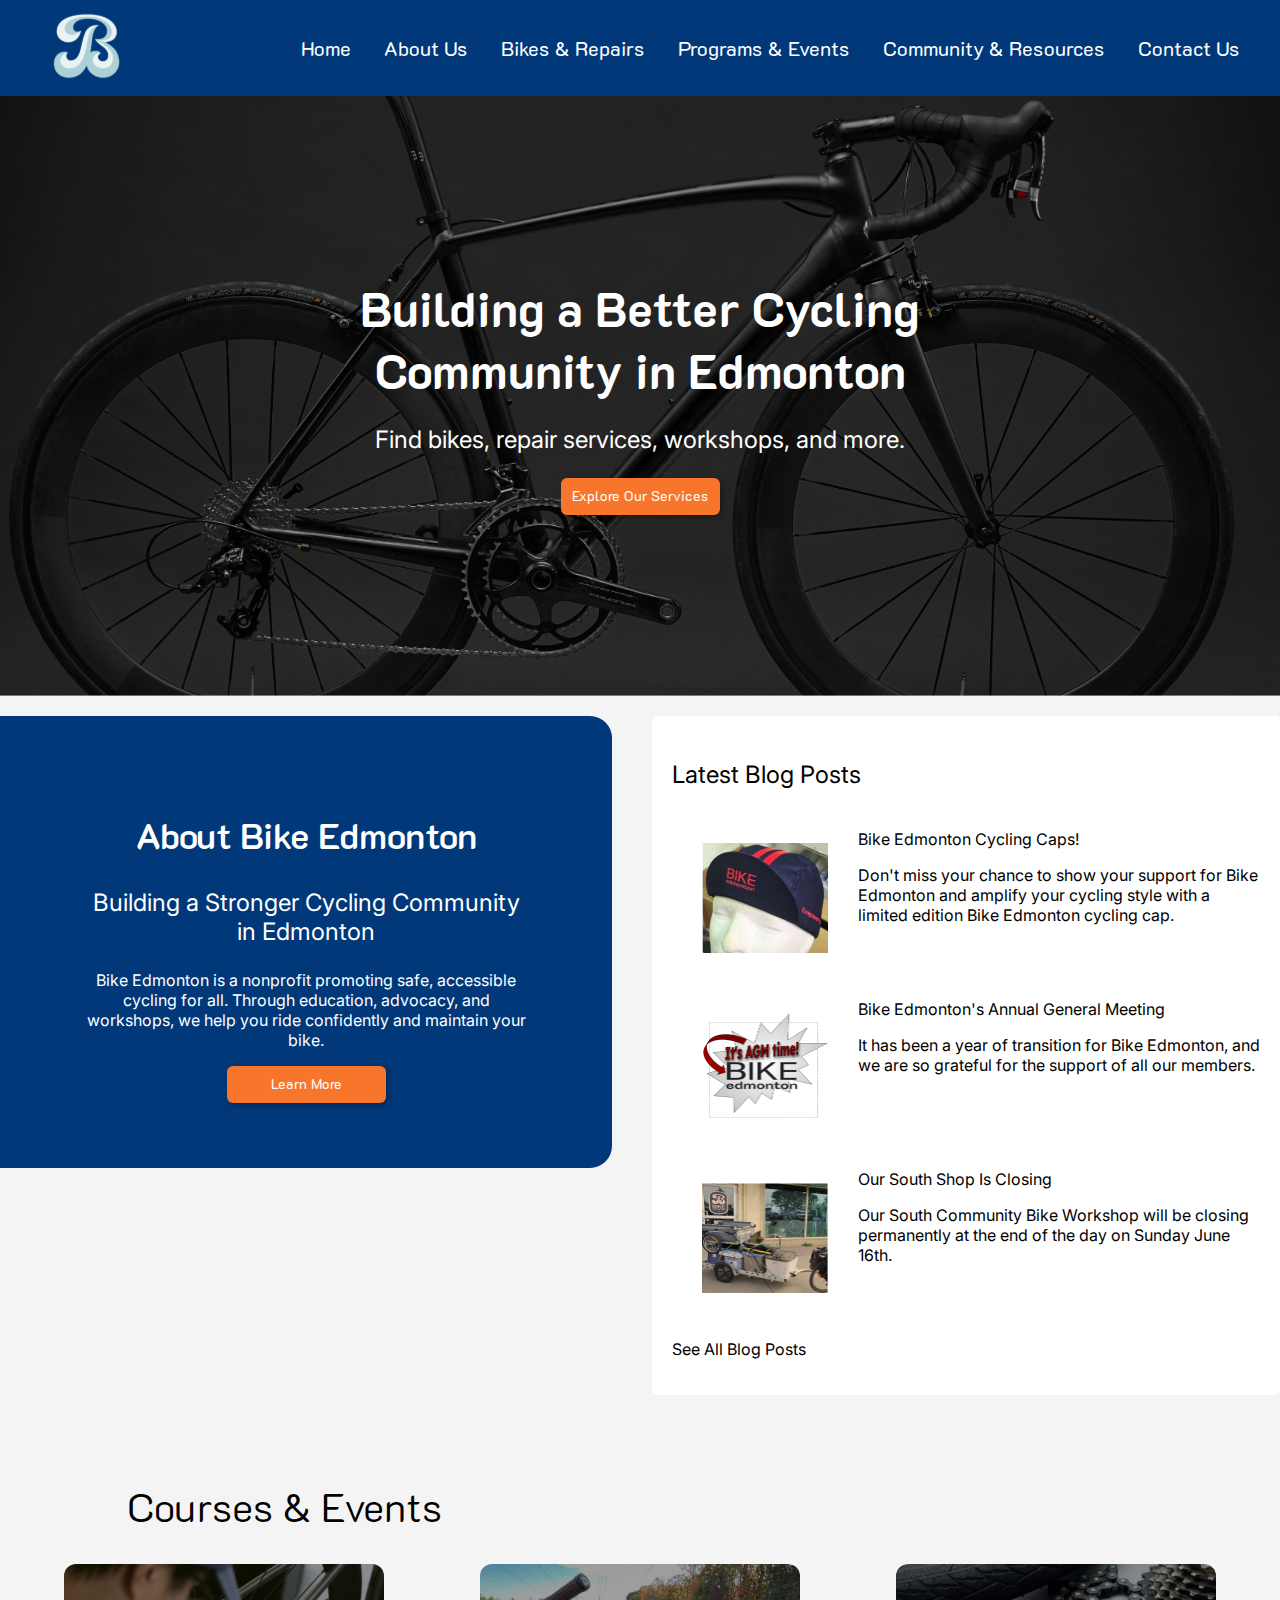
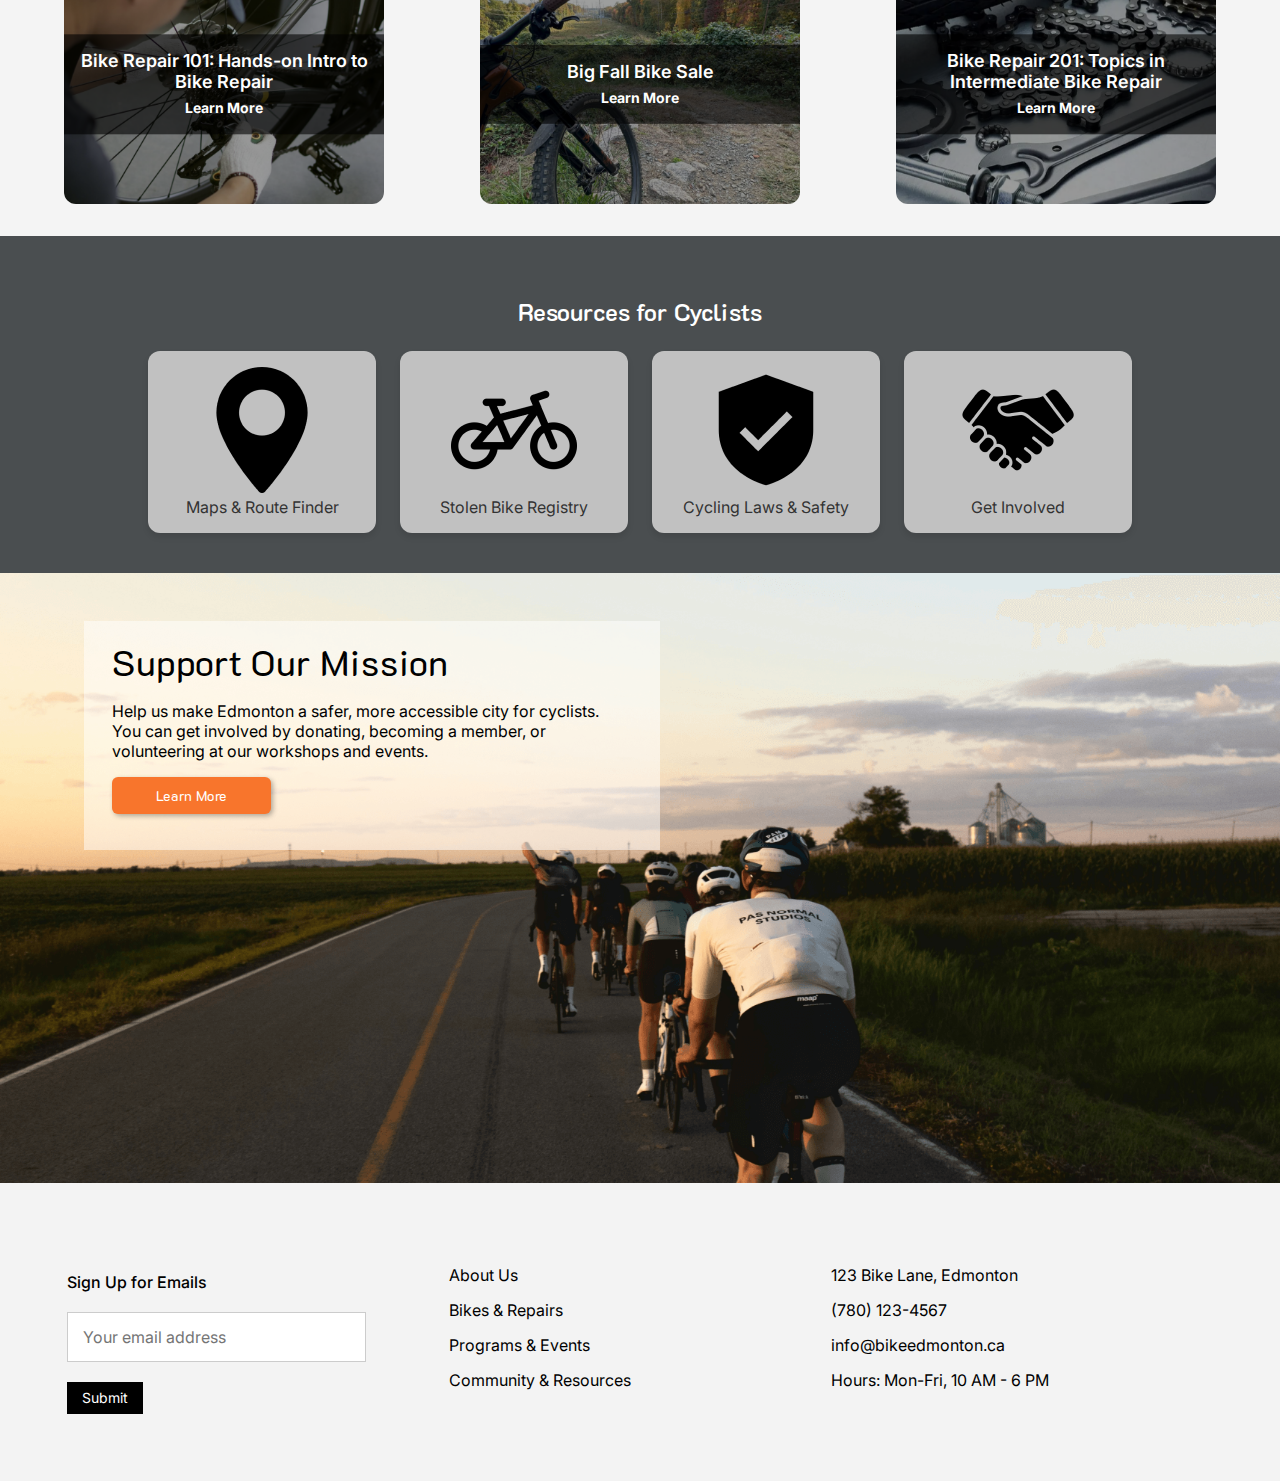
<file: index.html>
<!DOCTYPE html>
<html>
<head>
	<meta charset="utf-8">
	<meta name="viewport" content="width=device-width, initial-scale=1">

	<link rel="preconnect" href="https://fonts.googleapis.com">
	<link rel="preconnect" href="https://fonts.gstatic.com" crossorigin>
	<link href="https://fonts.googleapis.com/css2?family=K2D:ital,wght@0,100;0,200;0,300;0,400;0,500;0,600;0,700;0,800;1,100;1,200;1,300;1,400;1,500;1,600;1,700;1,800&display=swap" rel="stylesheet">
	<link rel="preconnect" href="https://fonts.googleapis.com">
	<link rel="preconnect" href="https://fonts.gstatic.com" crossorigin>
	<link href="https://fonts.googleapis.com/css2?family=EB+Garamond:ital,wght@0,400..800;1,400..800&family=Inter:ital,opsz,wght@0,14..32,100..900;1,14..32,100..900&display=swap" rel="stylesheet">

	<link rel="stylesheet" type="text/css" href="Styles/normalize.css">
	<link rel="stylesheet" type="text/css" href="Styles/styles.css">

	<title>Bike Edmonton | Home</title>
</head>
<body style="background-color: #F4F4F4;">
	<header>

		<!--Desktop Nav-->
		<nav class="nav-bar hidden-mobile">
			<div>
				<img src="Images/Bike edmonton logo 1.svg">
			</div>

			<div>
				<ul>
					<a href="index.html">Home</a>
					<a href="about.html">About Us</a>
					<a href="shop.html">Bikes & Repairs</a>
					<a href="workshop.html">Programs & Events</a>
					<a href="volunteer.html">Community & Resources</a>
					<a href="#">Contact Us</a>
				</ul>
			</div>
		</nav>


		<!--Mobile Nav-->
		<nav class="nav-bar hidden-desktop">
			<div>
				<img src="Images/Bike edmonton logo 1.svg">
			</div>

   			<div> 
   			<!--Hamburger -->
            <svg width="48" height="23" viewBox="0 0 48 23" fill="none" xmlns="http://www.w3.org/2000/svg">
                <rect width="48" height="2" transform="translate(0 0.634029)" fill="white"/>
                <rect width="48" height="2" transform="translate(0 10.634)" fill="white"/>
                <rect width="48" height="2" transform="translate(0 20.634)" fill="white"/>
            </svg>
        </div> 
		</nav>


	</header>

<!--Hero Section-->
	<section>

	<div class="hero-section">

		<div class="width50">
			<h1>Building a Better Cycling Community in Edmonton</h1>
		</div>

			<h3>Find bikes, repair services, workshops, and more.</h3>

			<button class="button1">Explore Our Services</button>

	</div>
	</section>


<!--About Section-->
	<section class="about-section">
	
	<!-- Blue Box Content -->
	<div class="about-box width35">

		<h2>About Bike Edmonton</h2>
		<h3>Building a Stronger Cycling Community in Edmonton</h3>
		<p>Bike Edmonton is a nonprofit promoting safe, accessible cycling for all. Through education, advocacy, and workshops, we help you ride confidently and maintain your bike.</p>
		<button class="button1">Learn More</button>

	</div>


	<!-- Blog Section -->
	<div class="blog-box">

		<h3 class="black-text">Latest Blog Posts</h3>

		<div class="blog-text">
			<img class="blog-img" src="Images/hat.png" alt="Bike Edmonton Hat">
			<div>
			<p class="underline">Bike Edmonton Cycling Caps!</p>

			<p class="gone">Don't miss your chance to show your support for Bike Edmonton and amplify your cycling style with a limited edition Bike Edmonton cycling cap.</p>
			</div>
		</div>

		<div class="blog-text">
			<img class="blog-img" src="Images/AGM-time.png" alt="Its AGM time!">
			<div>
			<p class="underline">Bike Edmonton's Annual General Meeting</p>

			<p class="gone">It has been a year of transition for Bike Edmonton, and we are so grateful for the support of all our members.</p>
		</div>
		</div>

		<div class="blog-text">
			<img class="blog-img" src="Images/blog3.png" alt="Bike pulling a trailer">
			<div>
			<p class="underline">Our South Shop Is Closing</p>

			<p class="gone">Our South Community Bike Workshop will be closing permanently at the end of the day on Sunday June 16th.</p>
		</div>
		</div>

		<div>
		<p class="underline">See All Blog Posts</p>
		</div>

	</div>


	</section>

	<section class="courses-events">
	<!--Courses and Events Section-->

	<div>
		<h2>Courses & Events</h2>
	</div>

	<div class="cards-container">
    <div class="card">
      <img src="Images/Bike 101.png" alt="Man fixing bike wheel">
      <div class="card-content">
        <h3>Bike Repair 101: Hands-on Intro to Bike Repair</h3>
         <a href="#" class="learn-more">Learn More</a>
      </div>
    </div>
    <div class="card gone">
      <img src="Images/fallbike.png" alt="Bike on fall trail">
      <div class="card-content">
        <h3>Big Fall Bike Sale</h3>
        <a href="#" class="learn-more">Learn More</a>
      </div>
    </div>
    <div class="card gone">
      <img src="Images/bike201.png" alt="Bike parts and wrench">
      <div class="card-content">
        <h3>Bike Repair 201: Topics in Intermediate Bike Repair</h3>
        <a href="#" class="learn-more">Learn More</a>
      </div>
    </div>
  </div>



	</section>

	<section class="resources-section">
	<!--Resources Section-->

  <h2>Resources for Cyclists</h2>
  <div class="resources-container">
    <div class="resource-item">
      <img src="Images/map.png">
      <p>Maps & Route Finder</p>
    </div>
    <div class="resource-item">
      <img src="Images/bike.png">
      <p>Stolen Bike Registry</p>
    </div>
    <div class="resource-item">
      <img src="Images/laws.png">
      <p>Cycling Laws & Safety</p>
    </div>
    <div class="resource-item">
      <img src="Images/handshake.png">
      <p>Get Involved</p>
    </div>
  </div>

	</section>

	<section>
	<!--Mission Section-->
	<div class="mission-section">

		<div class="mission-box">
			<h2 class="mission">Support Our Mission</h1>

			<p>Help us make Edmonton a safer, more accessible city for cyclists. You can get involved by donating, becoming a member, or volunteering at our workshops and events.</p>

			<button class="button1">Learn More</button>
		</div>

	</section>

	<footer>
	<!--Footer-->

	<div>
		<h4>Sign Up for Emails</h4>
	  <input type="text" placeholder="Your email address">
 		<button type="submit">Submit</button>
	</div>

	<div>
		<p>About Us</p>
		<p>Bikes & Repairs</p>
		<p>Programs & Events</p>
		<p>Community & Resources</p>
	</div>

	<div>
		<p>123 Bike Lane, Edmonton</p>
		<p>(780) 123-4567</p>
		<p>info@bikeedmonton.ca</p>
		<p>Hours: Mon-Fri, 10 AM - 6 PM</p>
	</div>


	</footer>



</body>
</html>
</file>
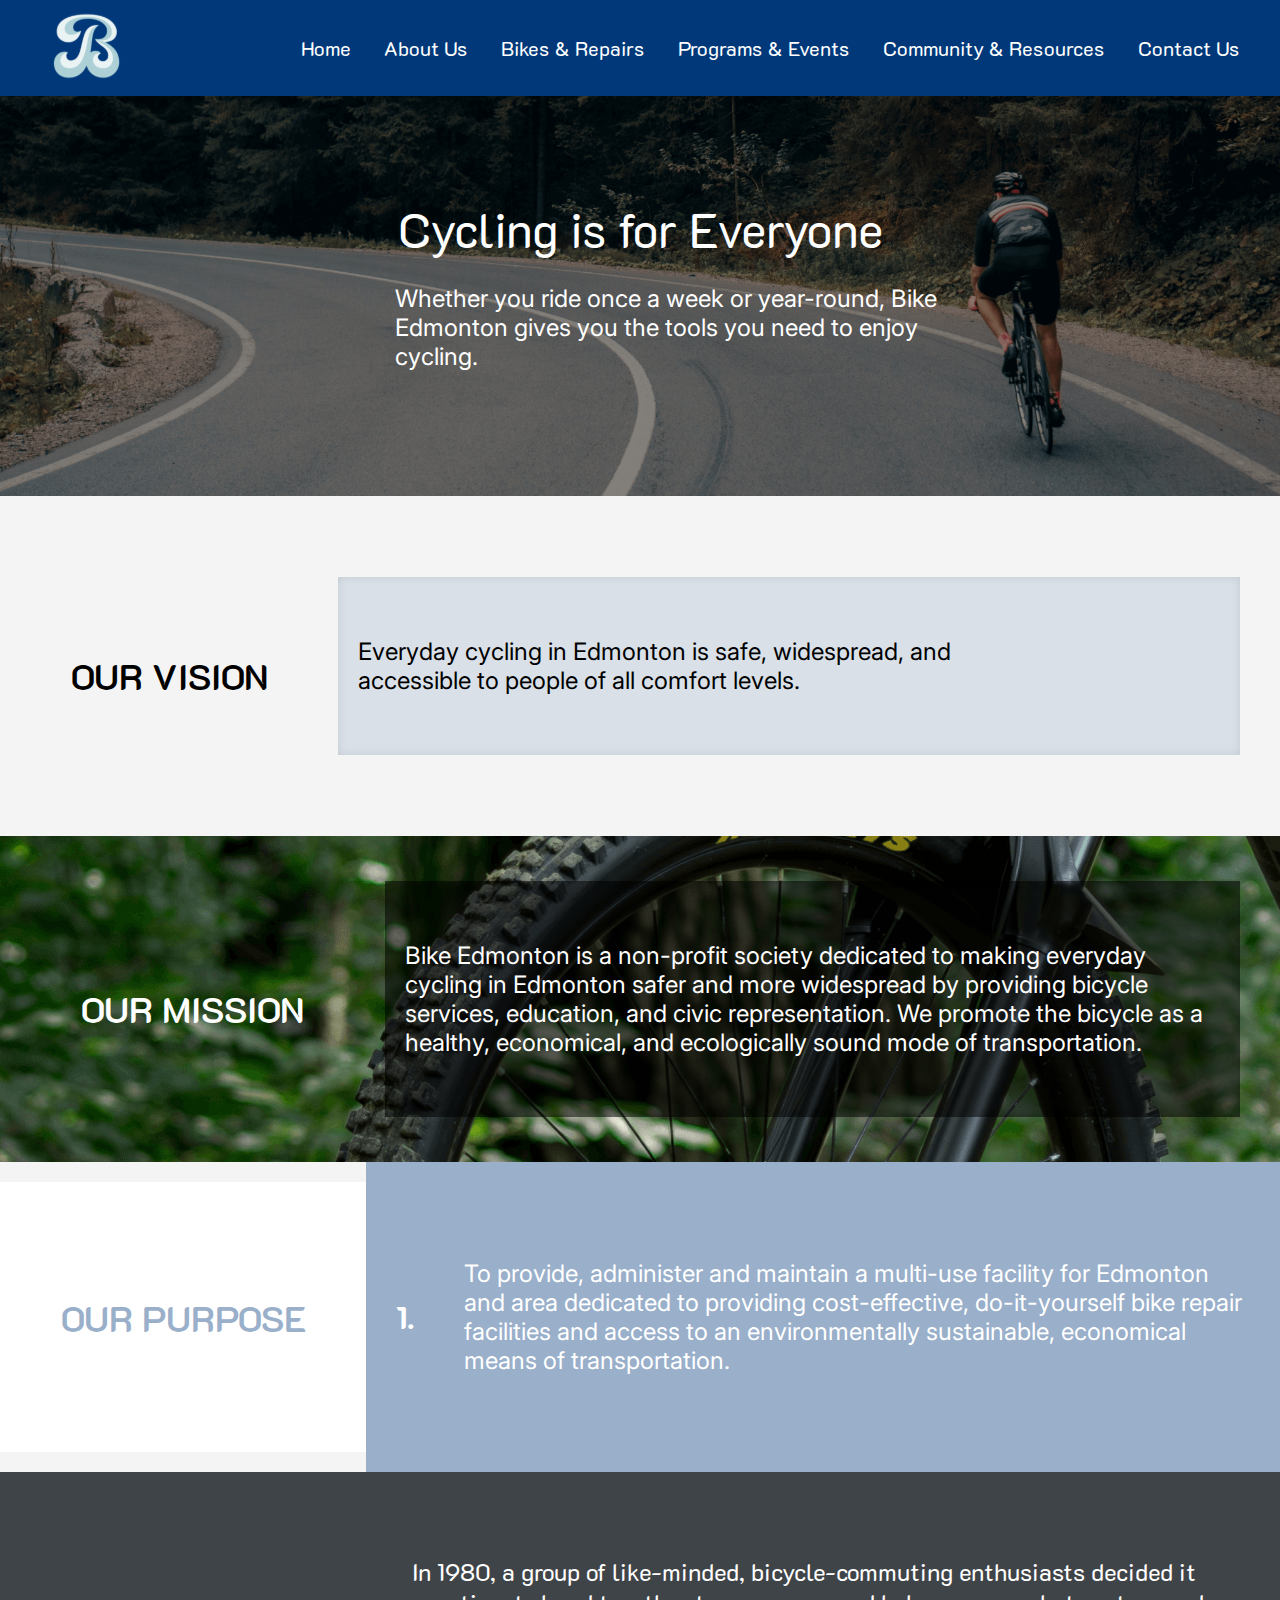
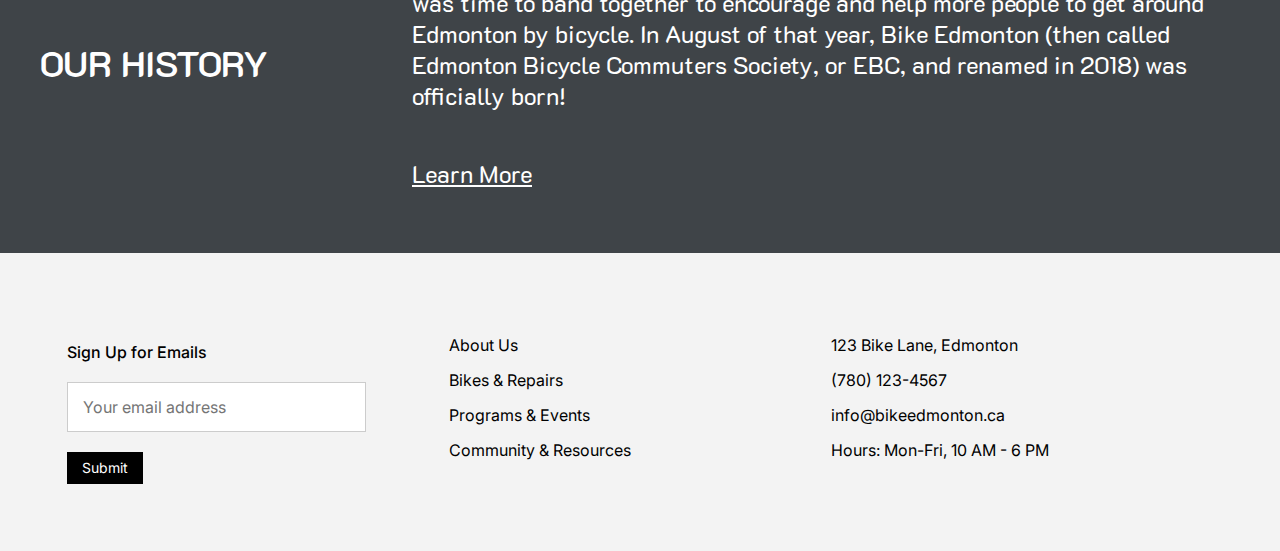
<file: about.html>
<!DOCTYPE html>
<html>
<head>
    <meta charset="UTF-8">
    <meta name="viewport" content="width=device-width, initial-scale=1.0">

        <link rel="preconnect" href="https://fonts.googleapis.com">
    <link rel="preconnect" href="https://fonts.gstatic.com" crossorigin>
    <link href="https://fonts.googleapis.com/css2?family=K2D:ital,wght@0,100;0,200;0,300;0,400;0,500;0,600;0,700;0,800;1,100;1,200;1,300;1,400;1,500;1,600;1,700;1,800&display=swap" rel="stylesheet">
    <link rel="preconnect" href="https://fonts.googleapis.com">
    <link rel="preconnect" href="https://fonts.gstatic.com" crossorigin>
    <link href="https://fonts.googleapis.com/css2?family=EB+Garamond:ital,wght@0,400..800;1,400..800&family=Inter:ital,opsz,wght@0,14..32,100..900;1,14..32,100..900&display=swap" rel="stylesheet">

    <link rel="stylesheet" type="text/css" href="Styles/normalize.css">
    <link rel="stylesheet" type="text/css" href="Styles/styles.css">

    <title>Bike Edmonton | About Us</title>
</head>

<body style="background-color: #F4F4F4;">
        <header>

        <!--Desktop Nav-->
        <nav class="nav-bar hidden-mobile">
            <div>
                <img src="Images/Bike edmonton logo 1.svg" alt="Biker on road in forest">
            </div>

            <div>
                <ul>
                    <a href="index.html">Home</a>
                    <a href="about.html">About Us</a>
                    <a href="shop.html">Bikes & Repairs</a>
                    <a href="workshop.html">Programs & Events</a>
                    <a href="volunteer.html">Community & Resources</a>
                    <a href="#">Contact Us</a>
                </ul>
            </div>
        </nav>


        <!--Mobile Nav-->
        <nav class="nav-bar hidden-desktop">
            <div>
                <img src="Images/Bike edmonton logo 1.svg" alt="Bike tire eith green nature background">
            </div>

            <div> 
            <!--Hamburger -->
            <svg width="48" height="23" viewBox="0 0 48 23" fill="none" xmlns="http://www.w3.org/2000/svg">
                <rect width="48" height="2" transform="translate(0 0.634029)" fill="white"/>
                <rect width="48" height="2" transform="translate(0 10.634)" fill="white"/>
                <rect width="48" height="2" transform="translate(0 20.634)" fill="white"/>
            </svg>
        </div> 
        </nav>


    </header>


<section class="hero-section-about">
<!--Hero Section-->


    <div class="hero-content-about">
        <h1>Cycling is for Everyone</h1>
        <p>Whether you ride once a week or year-round, Bike Edmonton gives you the tools you need to enjoy cycling.</p>
    </div>

</section>


<section class="vision-section">
    <!--Vision Section-->

    <div class="vision-title">
        <h2>OUR VISION</h2>
    </div>
    <div class="vision-text">
        <p>Everyday cycling in Edmonton is safe, widespread, and accessible to people of all comfort levels.</p>
    </div>
</section>

<section class="mission-section1">
    <!--Mission Section-->

    <div class="mission-title1">
        <h2>OUR MISSION</h2>
    </div>
    <div class="mission-text1">
        <p>Bike Edmonton is a non-profit society dedicated to making everyday cycling in Edmonton safer and more widespread by providing bicycle services, education, and civic representation. We promote the bicycle as a healthy, economical, and ecologically sound mode of transportation.</p>
    </div>

</section>

<section class="purpose-section">
    <!--Purpose Section-->

    <div class="purpose-title">
        <h2>OUR PURPOSE</h2>
    </div>
    <div class="purpose-text">
        <span class="number">1.</span>
        <p>
            To provide, administer and maintain a multi-use facility for Edmonton
            and area dedicated to providing cost-effective, do-it-yourself bike repair facilities
            and access to an environmentally sustainable, economical means of transportation.
        </p>
    </div>
</section>

<section class="history-section">
    <!--History Section-->

    <div class="history-title">
        <h2>OUR HISTORY</h2>
    </div>
    <div class="history-text">
        <p>
            In 1980, a group of like-minded, bicycle-commuting enthusiasts decided it was time to band together to encourage and help more people to get around Edmonton by bicycle. In August of that year, Bike Edmonton (then called Edmonton Bicycle Commuters Society, or EBC, and renamed in 2018) was officially born!
        </p>
        <a href="#">Learn More</a>
    </div>
</section>

    <footer>
    <!--Footer-->

    <div>
        <h4>Sign Up for Emails</h4>
      <input type="text" placeholder="Your email address">
        <button type="submit">Submit</button>
    </div>

    <div>
        <p>About Us</p>
        <p>Bikes & Repairs</p>
        <p>Programs & Events</p>
        <p>Community & Resources</p>
    </div>

    <div>
        <p>123 Bike Lane, Edmonton</p>
        <p>(780) 123-4567</p>
        <p>info@bikeedmonton.ca</p>
        <p>Hours: Mon-Fri, 10 AM - 6 PM</p>
    </div>


    </footer>

</body>

</html>
</file>
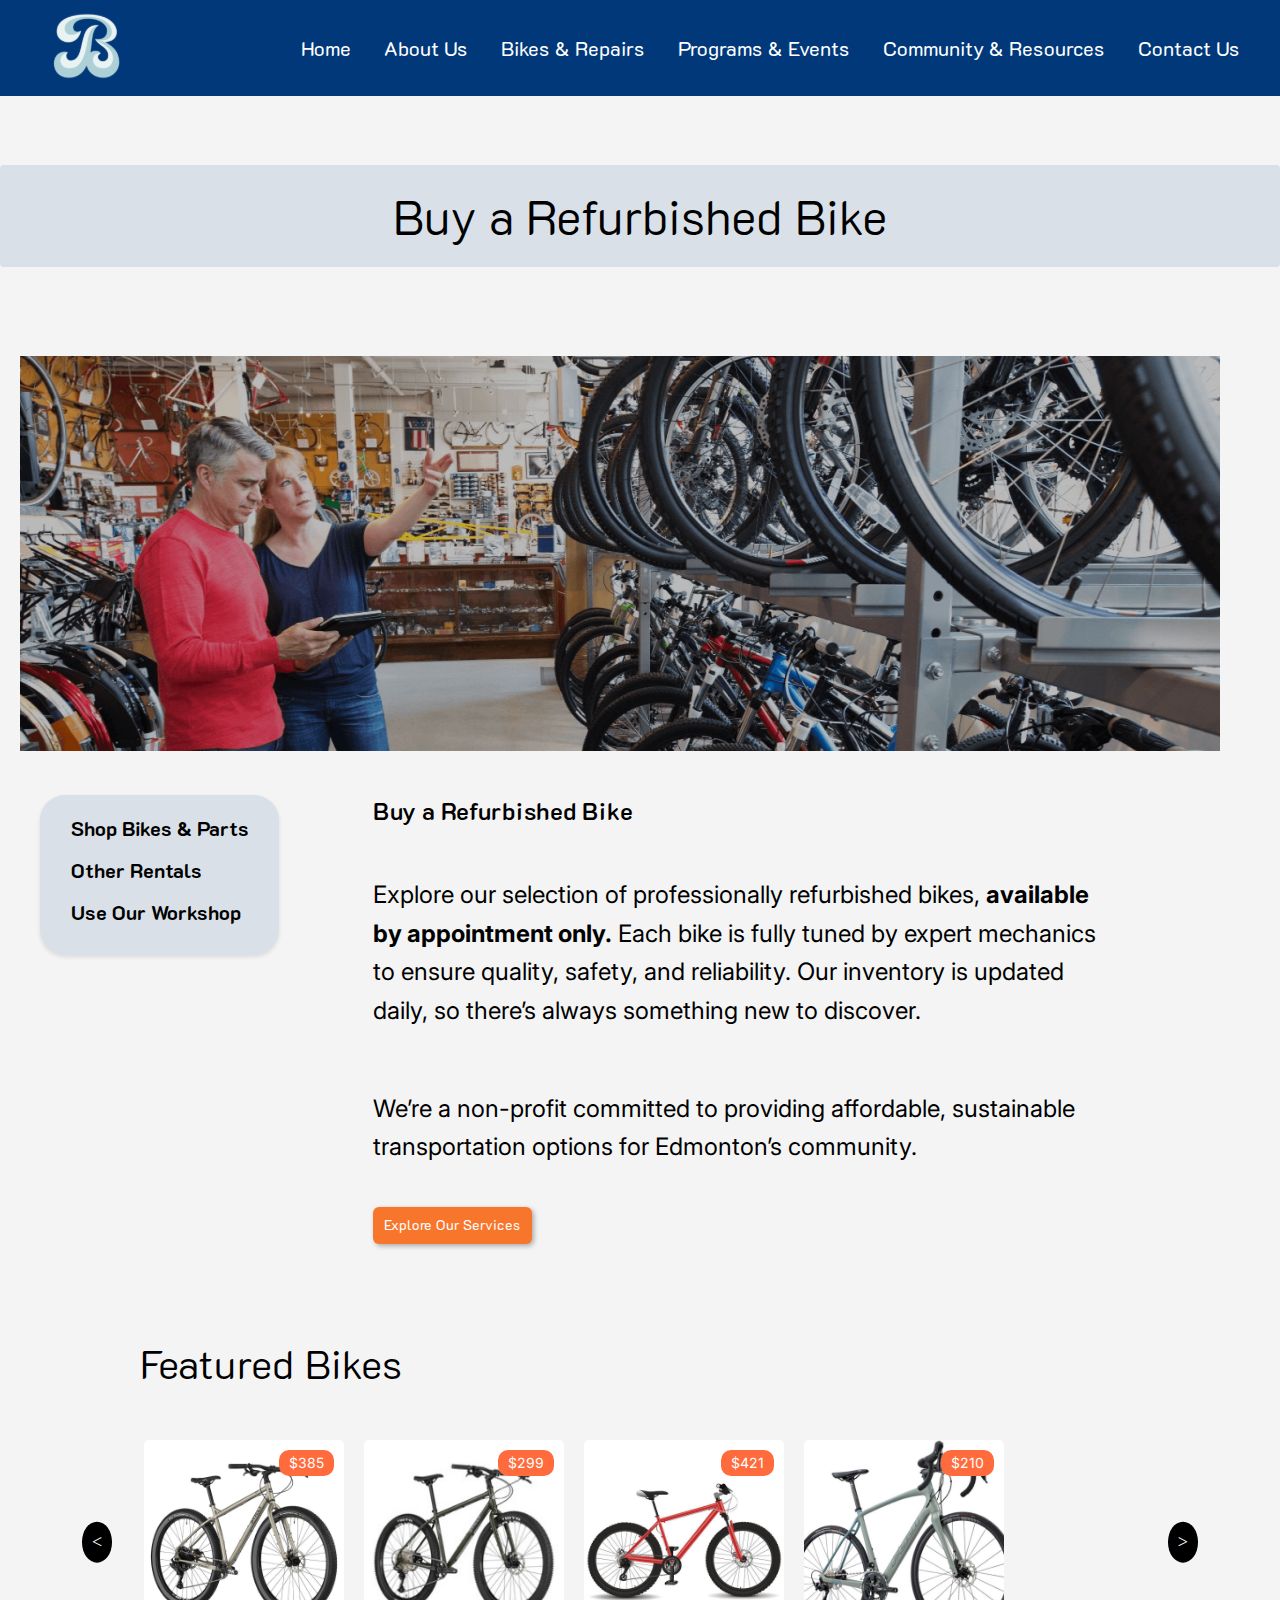
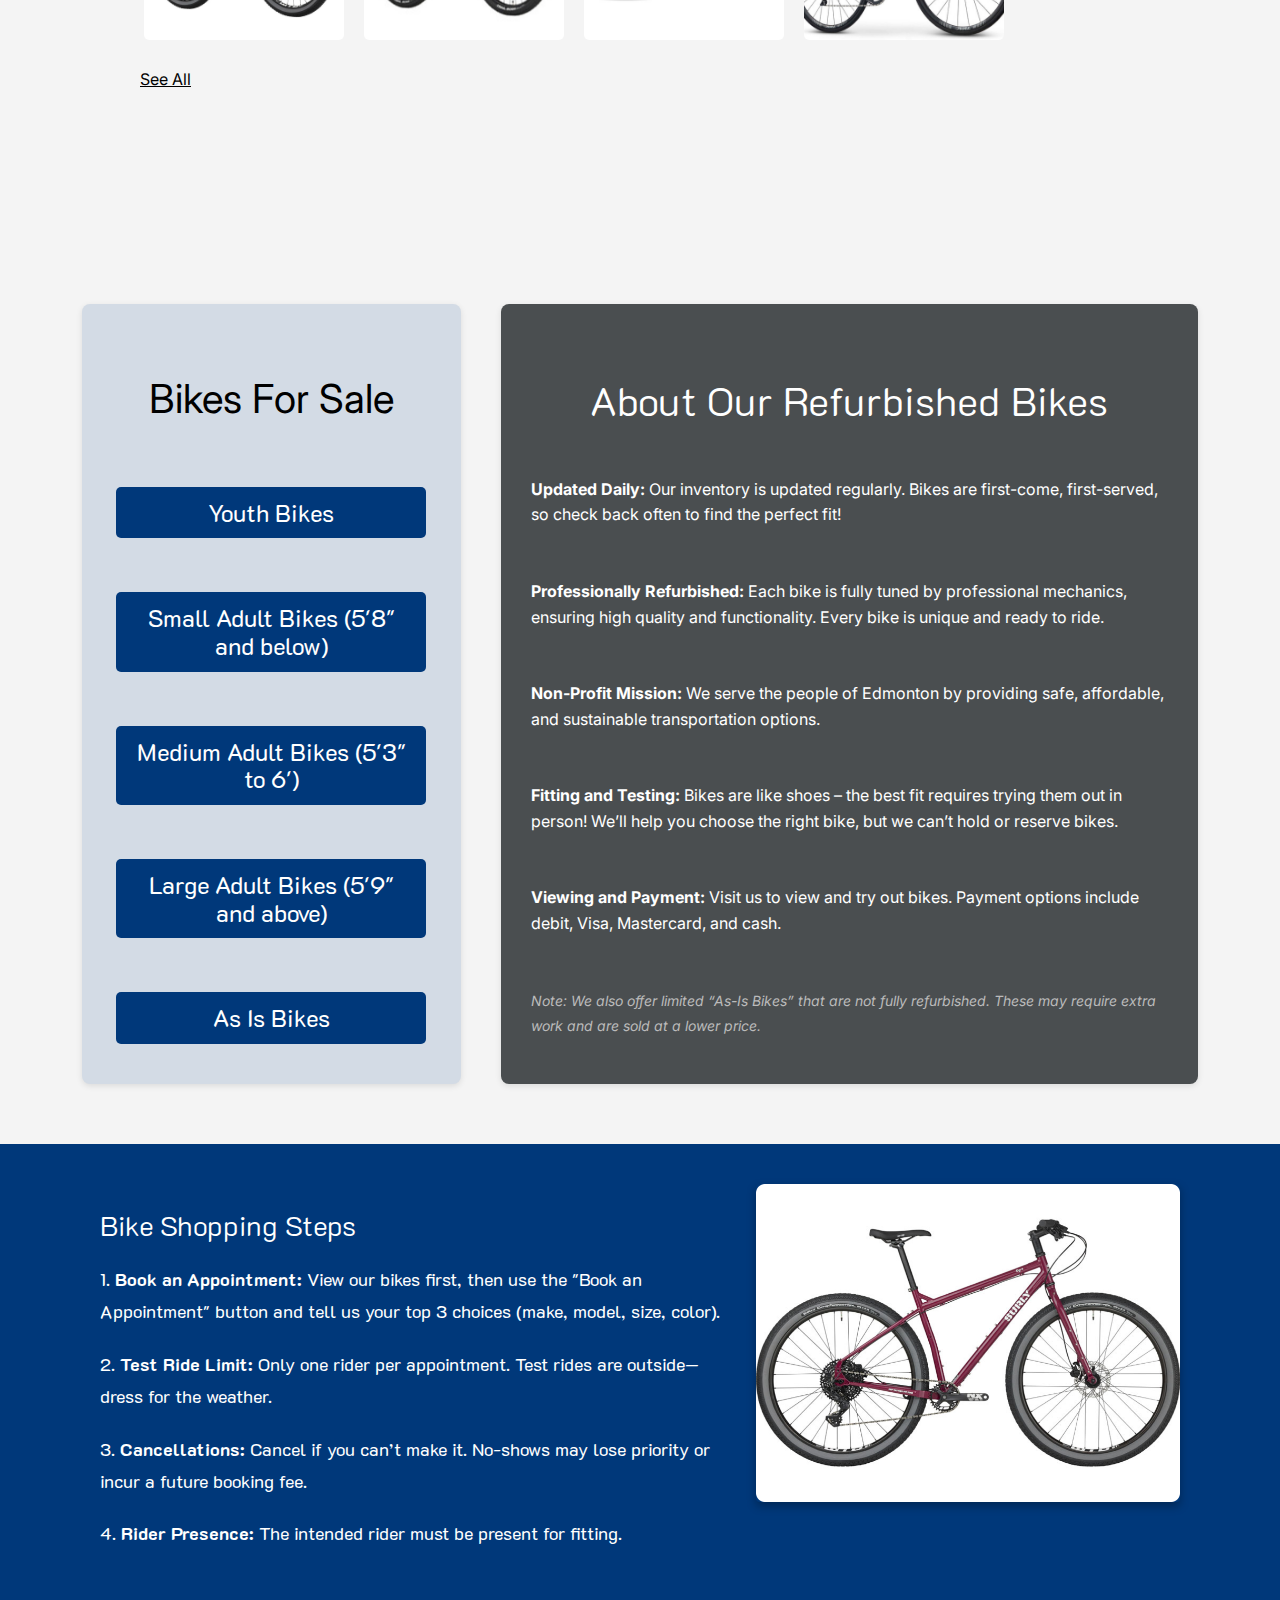
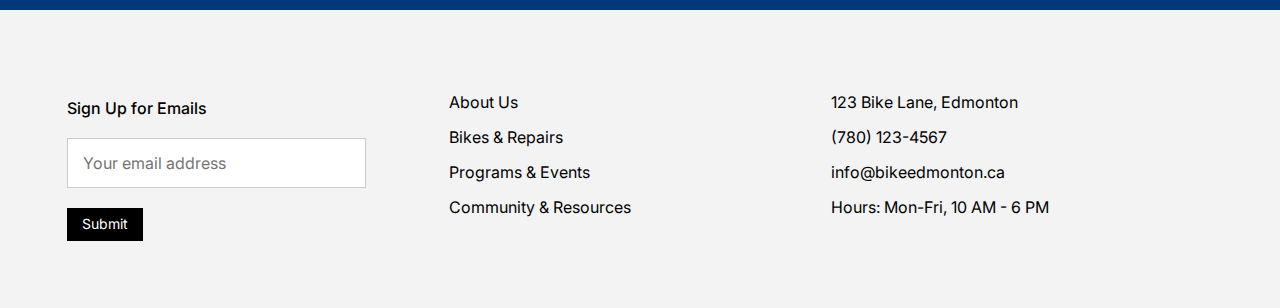
<file: shop.html>
<!DOCTYPE html>
<html>
<head>
    <meta charset="UTF-8">
    <meta name="viewport" content="width=device-width, initial-scale=1.0">

        <link rel="preconnect" href="https://fonts.googleapis.com">
    <link rel="preconnect" href="https://fonts.gstatic.com" crossorigin>
    <link href="https://fonts.googleapis.com/css2?family=K2D:ital,wght@0,100;0,200;0,300;0,400;0,500;0,600;0,700;0,800;1,100;1,200;1,300;1,400;1,500;1,600;1,700;1,800&display=swap" rel="stylesheet">
    <link rel="preconnect" href="https://fonts.googleapis.com">
    <link rel="preconnect" href="https://fonts.gstatic.com" crossorigin>
    <link href="https://fonts.googleapis.com/css2?family=EB+Garamond:ital,wght@0,400..800;1,400..800&family=Inter:ital,opsz,wght@0,14..32,100..900;1,14..32,100..900&display=swap" rel="stylesheet">

    <link rel="stylesheet" type="text/css" href="Styles/normalize.css">
    <link rel="stylesheet" type="text/css" href="Styles/styles.css">

    <title>Bike Edmonton | Shop Bikes & Parts</title>
</head>

<body style="background-color: #F4F4F4;">
        <header>

        <!--Desktop Nav-->
        <nav class="nav-bar hidden-mobile">
            <div>
                <img src="Images/Bike edmonton logo 1.svg">
            </div>

            <div>
                <ul>
                    <a href="index.html">Home</a>
                    <a href="about.html">About Us</a>
                    <a href="shop.html">Bikes & Repairs</a>
                    <a href="workshop.html">Programs & Events</a>
                    <a href="volunteer.html">Community & Resources</a>
                    <a href="#">Contact Us</a>
                </ul>
            </div>
        </nav>


        <!--Mobile Nav-->
        <nav class="nav-bar hidden-desktop">
            <div>
                <img src="Images/Bike edmonton logo 1.svg">
            </div>

            <div> 
            <!--Hamburger -->
            <svg width="48" height="23" viewBox="0 0 48 23" fill="none" xmlns="http://www.w3.org/2000/svg">
                <rect width="48" height="2" transform="translate(0 0.634029)" fill="white"/>
                <rect width="48" height="2" transform="translate(0 10.634)" fill="white"/>
                <rect width="48" height="2" transform="translate(0 20.634)" fill="white"/>
            </svg>
        </div> 
        </nav>


    </header>
<section class="hero-section-1">

    <div class="hero-text-1">
        <h1>Buy a Refurbished Bike</h1>
    </div>
</section>

<section class="content-section">
    <div class="image-container">
        <img src="Images/buybike.png" alt="Man and women shopping for bikes">
    </div>
    <div class="info-container gone">
        <aside class="sidebar gone">
            <ul>
                <li>Shop Bikes & Parts</li>
                <li>Other Rentals</li>
                <li>Use Our Workshop</li>
            </ul>
        </aside>
        <div class="main-content">
            <h2>Buy a Refurbished Bike</h2>
            <p>
                Explore our selection of professionally refurbished bikes, 
                <strong>available by appointment only.</strong> Each bike is fully tuned by expert mechanics to ensure 
                quality, safety, and reliability. Our inventory is updated daily, so there’s always something new to discover.
            </p>
            <p>
                We’re a non-profit committed to providing affordable, sustainable 
                transportation options for Edmonton’s community.
            </p>
            <a href="#" class="button2">Explore Our Services</a>
        </div>
    </div>
</section>


<section class="bike-shop-section">

  <div class="bike-shop-container">
    <h2>Featured Bikes</h2>

    <div class="carousel">
      <button class="arrow left">&lt;</button>
      <div class="carousel-items">
        <div class="bike-item">
          <img src="Images/bikeshop1.png" alt="Silver bicycle">
          <div class="price">$385</div>
        </div>
        <div class="bike-item">
          <img src="Images/bikeshop2.png" alt="Black bicycle">
          <div class="price">$299</div>
        </div>
        <div class="bike-item">
          <img src="Images/bikeshop3.png" alt="Red bicycle">
          <div class="price">$421</div>
        </div>
        <div class="bike-item">
          <img src="Images/bikeshop4.png" alt="Grey bicycle">
          <div class="price">$210</div>
        </div>
      </div>
      <button class="arrow right">&gt;</button>
    </div>
    <a href="#" class="see-all">See All</a>
  </div>
</section>

<section class="info-section">

  <div class="info-container">
    <!-- Bikes For Sale Section -->

    <div class="bikes-for-sale">
      <h3>Bikes For Sale</h3>
      <button class="sale-btn">Youth Bikes</button>
      <button class="sale-btn">Small Adult Bikes (5'8" and below)</button>
      <button class="sale-btn">Medium Adult Bikes (5'3" to 6')</button>
      <button class="sale-btn">Large Adult Bikes (5'9" and above)</button>
      <button class="sale-btn">As Is Bikes</button>
    </div>


    <!-- About Refurbished Bikes Section -->
    <div class="about-bikes">
      <h3>About Our Refurbished Bikes</h3>
      <p><strong>Updated Daily:</strong> Our inventory is updated regularly. Bikes are first-come, first-served, so check back often to find the perfect fit!</p>
      <p><strong>Professionally Refurbished:</strong> Each bike is fully tuned by professional mechanics, ensuring high quality and functionality. Every bike is unique and ready to ride.</p>
      <p><strong>Non-Profit Mission:</strong> We serve the people of Edmonton by providing safe, affordable, and sustainable transportation options.</p>
      <p><strong>Fitting and Testing:</strong> Bikes are like shoes – the best fit requires trying them out in person! We’ll help you choose the right bike, but we can’t hold or reserve bikes.</p>
      <p><strong>Viewing and Payment:</strong> Visit us to view and try out bikes. Payment options include debit, Visa, Mastercard, and cash.</p>
      <p><em>Note: We also offer limited “As-Is Bikes” that are not fully refurbished. These may require extra work and are sold at a lower price.</em></p>
    </div>
  </div>
</section>



<section class="bike-shopping-steps">

  <div class="steps-container">
    <!-- Steps Text -->
    <div class="steps-text">
      <h2>Bike Shopping Steps</h2>
      <ol>
        <li>
          <strong>Book an Appointment:</strong> View our bikes first, then use the "Book an Appointment" button and tell us your top 3 choices (make, model, size, color).
        </li>
        <li>
          <strong>Test Ride Limit:</strong> Only one rider per appointment. Test rides are outside—dress for the weather.
        </li>
        <li>
          <strong>Cancellations:</strong> Cancel if you can’t make it. No-shows may lose priority or incur a future booking fee.
        </li>
        <li>
          <strong>Rider Presence:</strong> The intended rider must be present for fitting.
        </li>
      </ol>
    </div>
    <!-- Bike Image -->
    <div class="steps-image">
      <img src="Images/shopsteps.png" alt="Maroon bicycle">
    </div>
  </div>
</section>


<footer>
    <!--Footer-->

    <div>
        <h4>Sign Up for Emails</h4>
      <input type="text" placeholder="Your email address">
        <button type="submit">Submit</button>
    </div>

    <div>
        <p>About Us</p>
        <p>Bikes & Repairs</p>
        <p>Programs & Events</p>
        <p>Community & Resources</p>
    </div>

    <div>
        <p>123 Bike Lane, Edmonton</p>
        <p>(780) 123-4567</p>
        <p>info@bikeedmonton.ca</p>
        <p>Hours: Mon-Fri, 10 AM - 6 PM</p>
    </div>


    </footer>

</body>

</html>
</file>
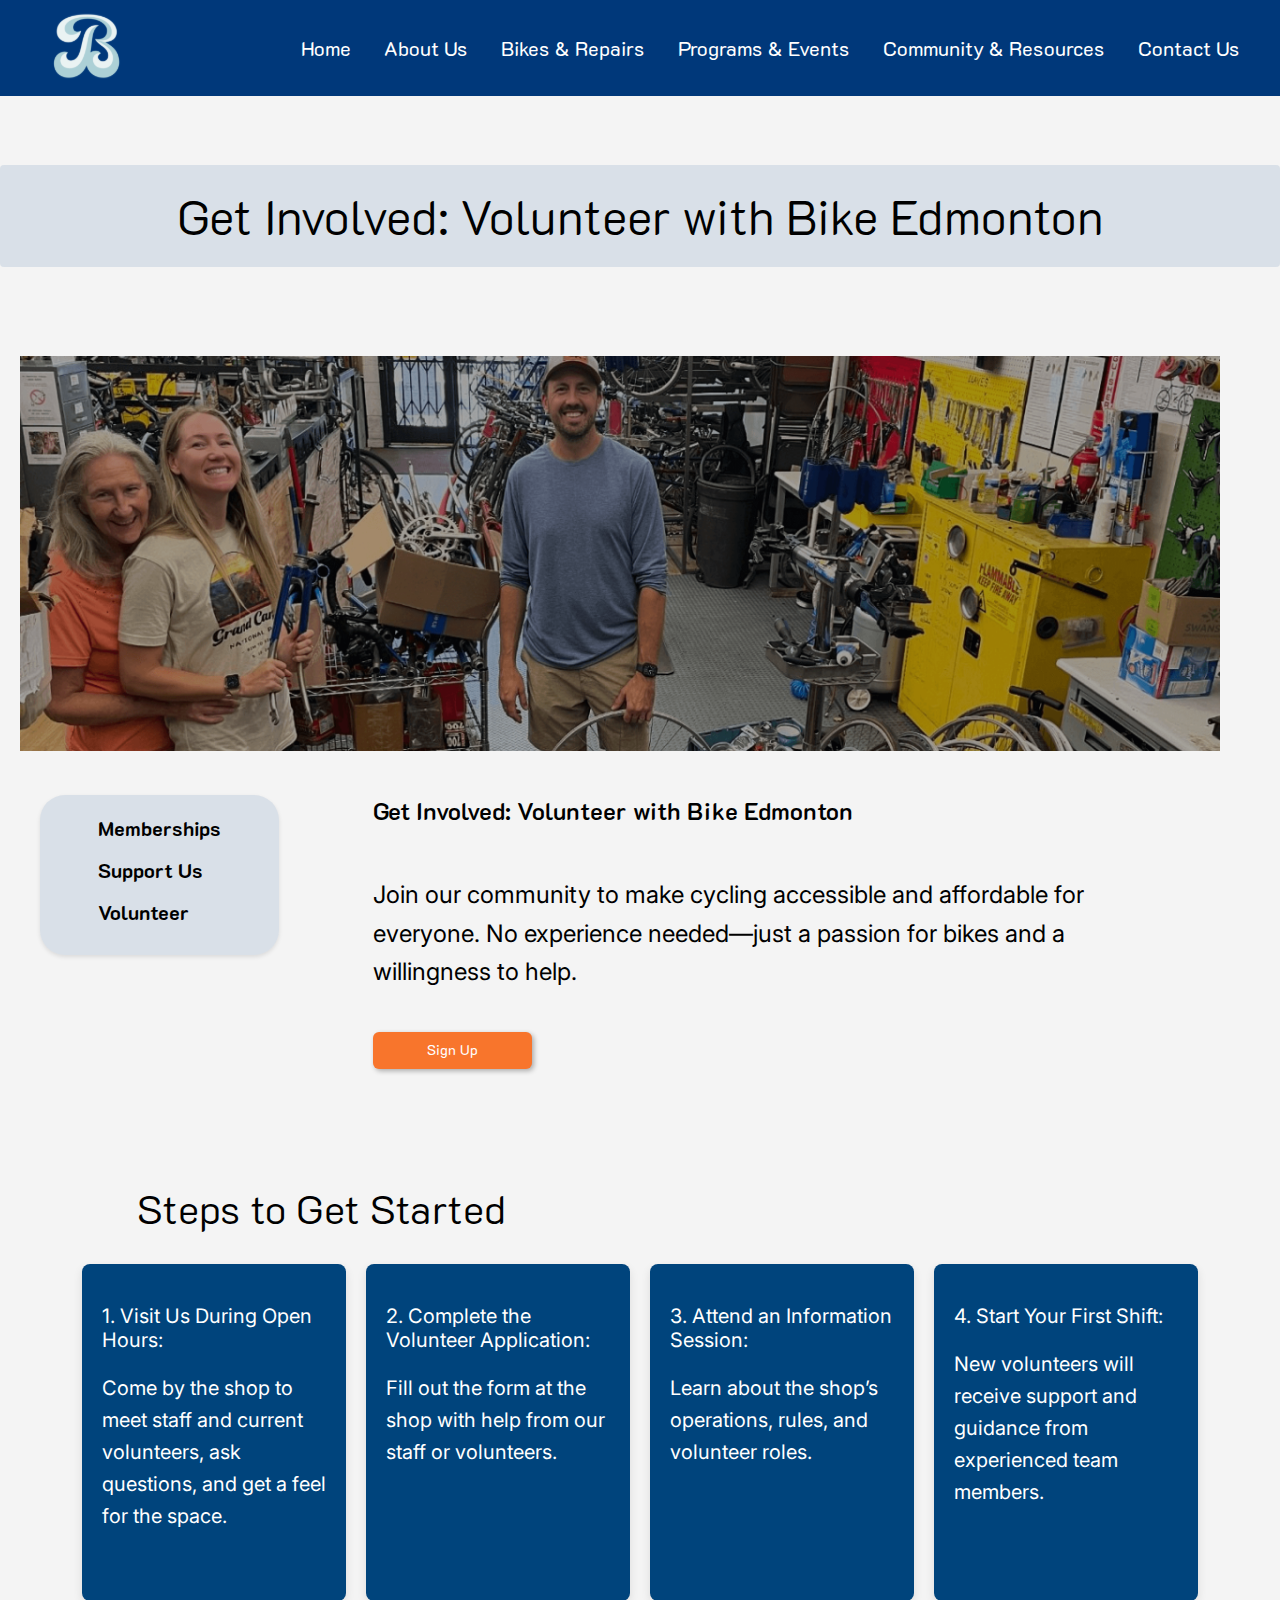
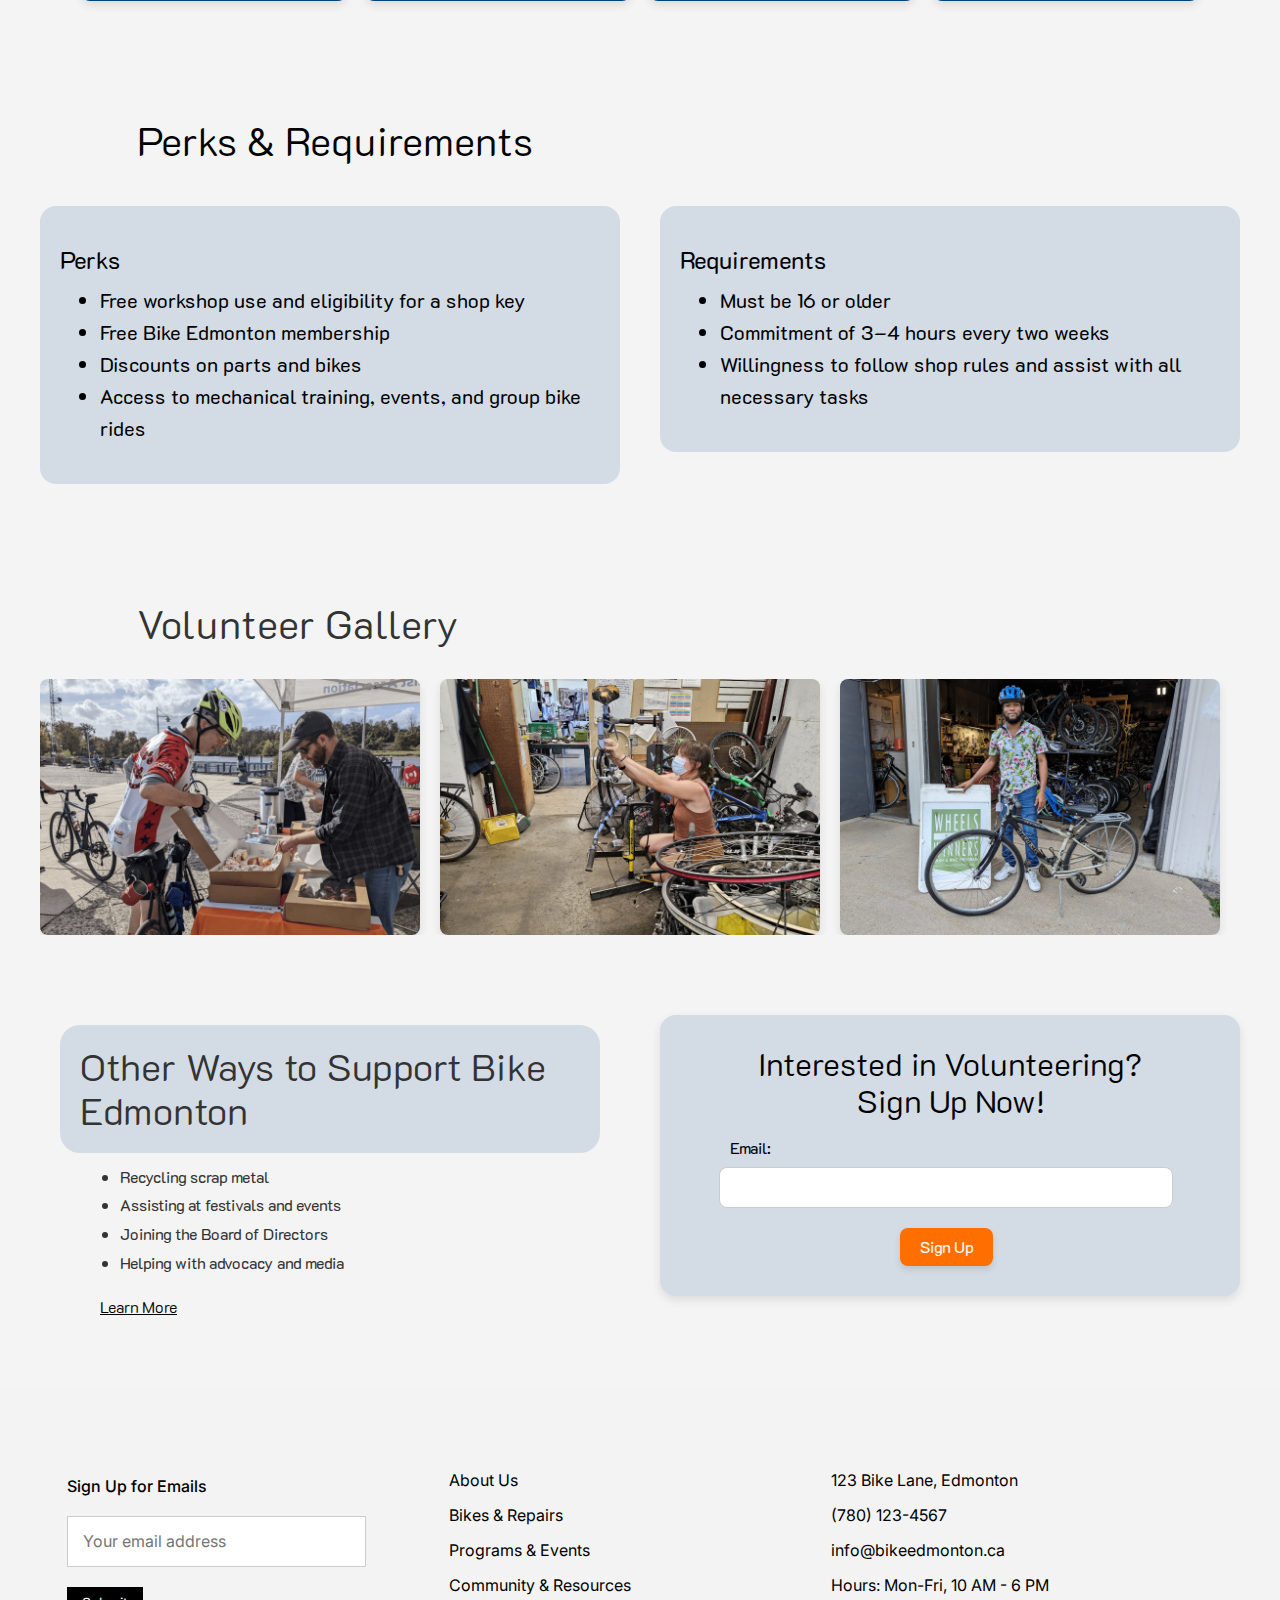
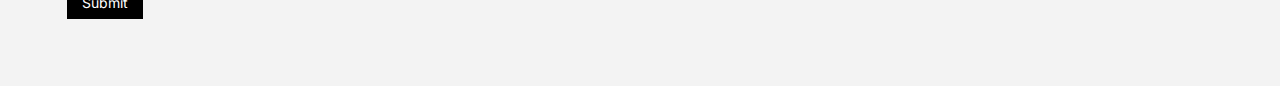
<file: volunteer.html>
<!DOCTYPE html>
<html>
<head>
    <meta charset="UTF-8">
    <meta name="viewport" content="width=device-width, initial-scale=1.0">

        <link rel="preconnect" href="https://fonts.googleapis.com">
    <link rel="preconnect" href="https://fonts.gstatic.com" crossorigin>
    <link href="https://fonts.googleapis.com/css2?family=K2D:ital,wght@0,100;0,200;0,300;0,400;0,500;0,600;0,700;0,800;1,100;1,200;1,300;1,400;1,500;1,600;1,700;1,800&display=swap" rel="stylesheet">
    <link rel="preconnect" href="https://fonts.googleapis.com">
    <link rel="preconnect" href="https://fonts.gstatic.com" crossorigin>
    <link href="https://fonts.googleapis.com/css2?family=EB+Garamond:ital,wght@0,400..800;1,400..800&family=Inter:ital,opsz,wght@0,14..32,100..900;1,14..32,100..900&display=swap" rel="stylesheet">

    <link rel="stylesheet" type="text/css" href="Styles/normalize.css">
    <link rel="stylesheet" type="text/css" href="Styles/styles.css">

    <title>Bike Edmonton | Shop Bikes & Parts</title>
</head>

<body style="background-color: #F4F4F4;">
        <header>

        <!--Desktop Nav-->
        <nav class="nav-bar hidden-mobile">
            <div>
                <img src="Images/Bike edmonton logo 1.svg">
            </div>

            <div>
                <ul>
                    <a href="index.html">Home</a>
                    <a href="about.html">About Us</a>
                    <a href="shop.html">Bikes & Repairs</a>
                    <a href="workshop.html">Programs & Events</a>
                    <a href="volunteer.html">Community & Resources</a>
                    <a href="#">Contact Us</a>
                </ul>
            </div>
        </nav>


        <!--Mobile Nav-->
        <nav class="nav-bar hidden-desktop">
            <div>
                <img src="Images/Bike edmonton logo 1.svg">
            </div>

            <div> 
            <!--Hamburger -->
            <svg width="48" height="23" viewBox="0 0 48 23" fill="none" xmlns="http://www.w3.org/2000/svg">
                <rect width="48" height="2" transform="translate(0 0.634029)" fill="white"/>
                <rect width="48" height="2" transform="translate(0 10.634)" fill="white"/>
                <rect width="48" height="2" transform="translate(0 20.634)" fill="white"/>
            </svg>
        </div> 
        </nav>


    </header>
<section class="hero-section-1">

    <div class="hero-text-1">
        <h1 class="mobileskrink">Get Involved: Volunteer with Bike Edmonton</h1>
    </div>
</section>

<section class="content-section">
    <div class="image-container">
        <img src="Images/volunteer.png" alt="Team of volunteers posing with bike parts">
    </div>
    <div class="info-container gone">
        <aside class="sidebar gone">
            <ul>
                <li>Memberships</li>
                <li>Support Us</li>
                <li>Volunteer</li>
            </ul>
        </aside>
        <div class="main-content">
            <h2>Get Involved: Volunteer with Bike Edmonton</h2>

            <p>Join our community to make cycling accessible and affordable for everyone. No experience needed—just a passion for bikes and a willingness to help.
            </p>

            <a href="#" class="button2">Sign Up</a>
        </div>
    </div>
</section>


<section class="steps-to-get-started">
  <h2>Steps to Get Started</h2>
  <div class="steps-container">
    <div class="step">
      <h3>1. Visit Us During Open Hours:</h3>
      <p>Come by the shop to meet staff and current volunteers, ask questions, and get a feel for the space.</p>
    </div>
    <div class="step">
      <h3>2. Complete the Volunteer Application:</h3>
      <p>Fill out the form at the shop with help from our staff or volunteers.</p>
    </div>
    <div class="step">
      <h3>3. Attend an Information Session:</h3>
      <p>Learn about the shop’s operations, rules, and volunteer roles.</p>
    </div>
    <div class="step">
      <h3>4. Start Your First Shift:</h3>
      <p>New volunteers will receive support and guidance from experienced team members.</p>
    </div>
  </div>
</section>


<section class="perks-requirements">
  <h2>Perks & Requirements</h2>
  <div class="perks-requirements-container">
    <!-- Perks Section -->
    <div class="perks">
      <div class="title">Perks</div>
      <ul>
        <li>Free workshop use and eligibility for a shop key</li>
        <li>Free Bike Edmonton membership</li>
        <li>Discounts on parts and bikes</li>
        <li>Access to mechanical training, events, and group bike rides</li>
      </ul>
    </div>
    <!-- Requirements Section -->
    <div class="requirements">
      <div class="title">Requirements</div>
      <ul>
        <li>Must be 16 or older</li>
        <li>Commitment of 3–4 hours every two weeks</li>
        <li>Willingness to follow shop rules and assist with all necessary tasks</li>
      </ul>
    </div>
  </div>
</section>


<section class="volunteer-gallery">
  <h2>Volunteer Gallery</h2>
  <div class="gallery-container">
    <div class="gallery-images">
      <img class="gone" src="Images/vol1.png" alt="Biker getting snacks from volunteer">
      <img src="Images/vol2.png" alt="Volunteer sitting with bike parts">
      <img class="gone" src="Images/vol3.png" alt="Man posing with bicycle">
    </div>
  </div>
</section>

<section class="support-bike-edmonton">
  <div class="support-content">
    <!-- Left Column -->
    <div class="support-info">
      <div class="other-ways">Other Ways to Support Bike Edmonton</div>
      <ul>
        <li>Recycling scrap metal</li>
        <li>Assisting at festivals and events</li>
        <li>Joining the Board of Directors</li>
        <li>Helping with advocacy and media</li>
      </ul>
      <a href="#" class="learn-more">Learn More</a>
    </div>
    <!-- Right Column -->
    <div class="signup-form">
      <div class="form-title">Interested in Volunteering? <br>Sign Up Now!</div>
      <form action="#">
        <label for="email">Email:</label>
        <input type="email" id="email" name="email" required>
        <button type="submit" class="signup-button">Sign Up</button>
      </form>
    </div>
  </div>
</section>


    <footer>
    <!--Footer-->

    <div>
        <h4>Sign Up for Emails</h4>
      <input type="text" placeholder="Your email address">
        <button type="submit">Submit</button>
    </div>

    <div>
        <p>About Us</p>
        <p>Bikes & Repairs</p>
        <p>Programs & Events</p>
        <p>Community & Resources</p>
    </div>

    <div>
        <p>123 Bike Lane, Edmonton</p>
        <p>(780) 123-4567</p>
        <p>info@bikeedmonton.ca</p>
        <p>Hours: Mon-Fri, 10 AM - 6 PM</p>
    </div>


    </footer>

</body>

</html>
</file>
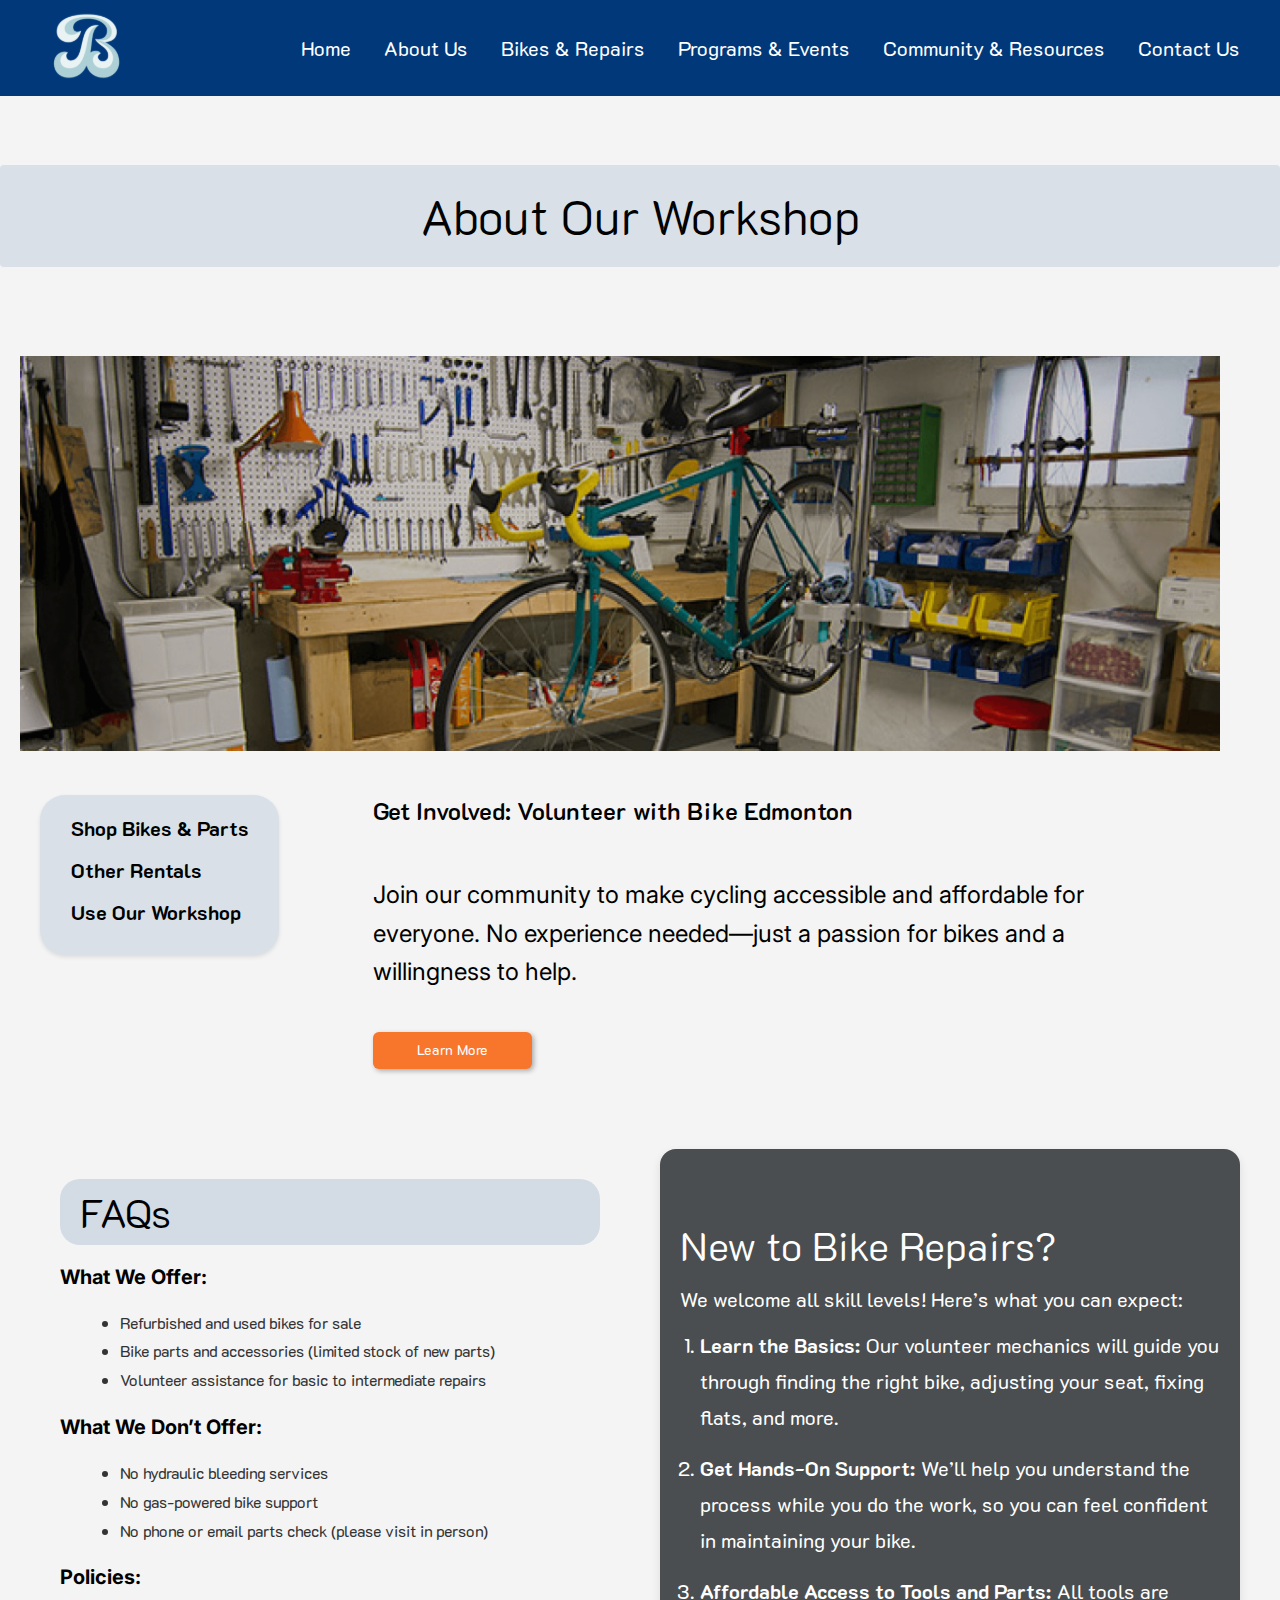
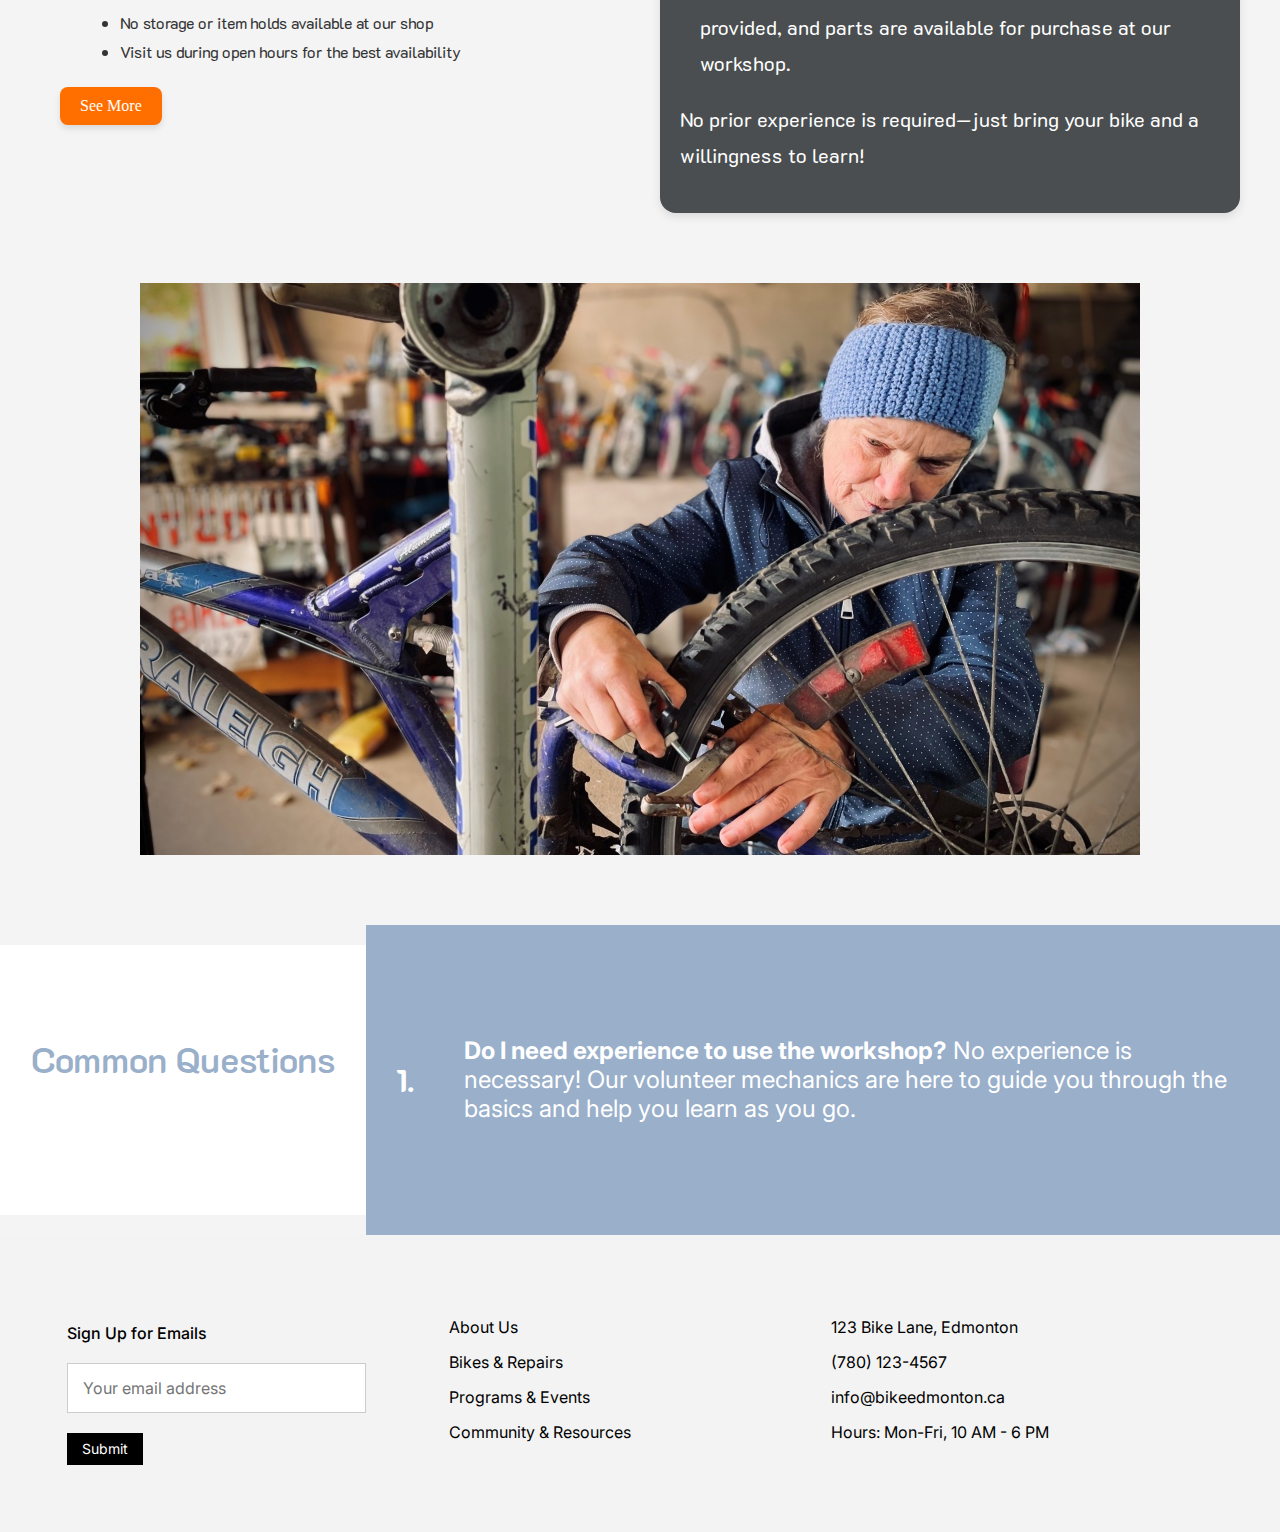
<file: workshop.html>
<!DOCTYPE html>
<html>
<head>
    <meta charset="UTF-8">
    <meta name="viewport" content="width=device-width, initial-scale=1.0">

        <link rel="preconnect" href="https://fonts.googleapis.com">
    <link rel="preconnect" href="https://fonts.gstatic.com" crossorigin>
    <link href="https://fonts.googleapis.com/css2?family=K2D:ital,wght@0,100;0,200;0,300;0,400;0,500;0,600;0,700;0,800;1,100;1,200;1,300;1,400;1,500;1,600;1,700;1,800&display=swap" rel="stylesheet">
    <link rel="preconnect" href="https://fonts.googleapis.com">
    <link rel="preconnect" href="https://fonts.gstatic.com" crossorigin>
    <link href="https://fonts.googleapis.com/css2?family=EB+Garamond:ital,wght@0,400..800;1,400..800&family=Inter:ital,opsz,wght@0,14..32,100..900;1,14..32,100..900&display=swap" rel="stylesheet">

    <link rel="stylesheet" type="text/css" href="Styles/normalize.css">
    <link rel="stylesheet" type="text/css" href="Styles/styles.css">

    <title>Bike Edmonton | Shop Bikes & Parts</title>
</head>

<body style="background-color: #F4F4F4;">
        <header>

        <!--Desktop Nav-->
        <nav class="nav-bar hidden-mobile">
            <div>
                <img src="Images/Bike edmonton logo 1.svg">
            </div>

            <div>
                <ul>
                    <a href="index.html">Home</a>
                    <a href="about.html">About Us</a>
                    <a href="shop.html">Bikes & Repairs</a>
                    <a href="workshop.html">Programs & Events</a>
                    <a href="volunteer.html">Community & Resources</a>
                    <a href="#">Contact Us</a>
                </ul>
            </div>
        </nav>


        <!--Mobile Nav-->
        <nav class="nav-bar hidden-desktop">
            <div>
                <img src="Images/Bike edmonton logo 1.svg">
            </div>

            <div> 
            <!--Hamburger -->
            <svg width="48" height="23" viewBox="0 0 48 23" fill="none" xmlns="http://www.w3.org/2000/svg">
                <rect width="48" height="2" transform="translate(0 0.634029)" fill="white"/>
                <rect width="48" height="2" transform="translate(0 10.634)" fill="white"/>
                <rect width="48" height="2" transform="translate(0 20.634)" fill="white"/>
            </svg>
        </div> 
        </nav>


    </header>

<section class="hero-section-1">

    <div class="hero-text-1">
        <h1>About Our Workshop</h1>
    </div>
</section>

<section class="content-section">
    <div class="image-container">
        <img src="Images/workshophero.png" alt="Bike being fixed in workshop">
    </div>
    <div class="info-container gone">
        <aside class="sidebar gone">
            <ul>
                <li>Shop Bikes & Parts</li>
                <li>Other Rentals</li>
                <li>Use Our Workshop</li>
            </ul>
        </aside>
        <div class="main-content">
            <h2>Get Involved: Volunteer with Bike Edmonton</h2>

            <p>Join our community to make cycling accessible and affordable for everyone. No experience needed—just a passion for bikes and a willingness to help.
            </p>

            <a href="#" class="button2">Learn More</a>
        </div>
    </div>
</section>

<section class="faqs-section">
  <div class="faqs-content">
    <!-- Left Column -->
    <div class="faqs-left">
      <div class="faqs-title">FAQs</div>
      <div class="faqs-details">
        <h3>What We Offer:</h3>
        <ul>
          <li>Refurbished and used bikes for sale</li>
          <li>Bike parts and accessories (limited stock of new parts)</li>
          <li>Volunteer assistance for basic to intermediate repairs</li>
        </ul>
        <h3>What We Don’t Offer:</h3>
        <ul>
          <li>No hydraulic bleeding services</li>
          <li>No gas-powered bike support</li>
          <li>No phone or email parts check (please visit in person)</li>
        </ul>
        <h3>Policies:</h3>
        <ul>
          <li>No storage or item holds available at our shop</li>
          <li>Visit us during open hours for the best availability</li>
        </ul>
        <button class="see-more-button">See More</button>
      </div>
    </div>
    <!-- Right Column -->
    <div class="faqs-right">
      <h3>New to Bike Repairs?</h3>
      <p>We welcome all skill levels! Here’s what you can expect:</p>
      <ol>
        <li>
          <strong>Learn the Basics:</strong> Our volunteer mechanics will guide you
          through finding the right bike, adjusting your seat, fixing flats, and more.
        </li>
        <li>
          <strong>Get Hands-On Support:</strong> We’ll help you understand the process while you do the work, so you can feel confident in maintaining your bike.
        </li>
        <li>
          <strong>Affordable Access to Tools and Parts:</strong> All tools are provided, and parts are available for purchase at our workshop.
        </li>
      </ol>
      <p>No prior experience is required—just bring your bike and a willingness to learn!</p>
    </div>
  </div>
</section>

<section>
    <!--Video-->
    
<div class="fakevid">
    <img src="Images/video.jpeg" alt="Lady fixing a bicycle">
</div>

</section>

<section class="purpose-section">
    <!--Purpose Section-->

    <div class="purpose-title">
        <h2>Common Questions</h2>
        <a href="#">See All</a>
    </div>
    <div class="purpose-text">
        <span class="number">1.</span>
        <p><strong>Do I need experience to use the workshop?</strong>
        No experience is necessary! Our volunteer mechanics are here to guide you through the basics and help you learn as you go.</p>
                
    </div>
</section>


    <footer>
    <!--Footer-->

    <div>
        <h4>Sign Up for Emails</h4>
      <input type="text" placeholder="Your email address">
        <button type="submit">Submit</button>
    </div>

    <div>
        <p>About Us</p>
        <p>Bikes & Repairs</p>
        <p>Programs & Events</p>
        <p>Community & Resources</p>
    </div>

    <div>
        <p>123 Bike Lane, Edmonton</p>
        <p>(780) 123-4567</p>
        <p>info@bikeedmonton.ca</p>
        <p>Hours: Mon-Fri, 10 AM - 6 PM</p>
    </div>


    </footer>

</body>

</html>
</file>
<file: Styles/styles.css>
/* Nav Bar */

.nav-bar {
	background-color: #00387A;
	font-family: "K2D", sans-serif;
	color: #FFF;
	font-size: 20px;
	font-style: normal;
	font-weight: 400;
	line-height: normal;
	 display: flex;
    align-items: center;
    justify-content: space-between; 
    padding: 0 40px; 
    height: 96px; 
}

.nav-bar ul {
    list-style-type: none;
    display: flex;
    gap: 33px;
    margin: 0;
    padding: 0;
}

.nav-bar li {
    cursor: pointer;
}

.nav-bar img {
    height: 60%; 
}

a {
   text-decoration: none;
   color: #FFF;
}

/* Fonts */

h1 {
	color: #FFF;
	text-align: center;
	font-family: K2D;
	font-size: 48px;
	font-style: normal;
	font-weight: 700;
	line-height: normal;
	margin: 0;
}

h2 {
	text-align: center;
	font-family: K2D;
	font-size: 36px;
	font-style: normal;
	font-weight: 600;
	line-height: normal;
}


h3 {
	color: #FFF;
	font-family: Inter;
	font-size: 24px;
	font-style: normal;
	font-weight: 400;
	line-height: normal;
}

h4 {
  font-family: Inter;
  font-size: 16px;
  font-style: normal;
  font-weight: 400;
  line-height: normal;
}


p {
	font-family: Inter;
	font-size: 16px;
	font-style: normal;
	font-weight: 400;
	line-height: normal;
}


/* Buttons */

.button1 {
	width: 159px;
	height: 37px;
	background-color: #F8752C;
	color: #FFF;
	text-align: center;
	font-family: K2D;
	font-size: 14px;
	border-radius: 6px;
	border: none;
	box-shadow: 2px 2px 5px rgba(0, 0, 0, 0.3);
}

.button1:hover {
  background-color: #FFA366; 
}

.button2 {
  display: flex;
  justify-content: center;    
  align-items: center;
  width: 159px;
  height: 37px;
  background-color: #F8752C;
  color: #FFF;
  font-family: K2D;
  font-size: 14px;
  border-radius: 6px;
  border: none;
  box-shadow: 2px 2px 5px rgba(0, 0, 0, 0.3);
  text-align: center;6px;
}

.button2:hover {
  background-color: #FFA366; 
}


/* Body */

/* Index page */

.hero-section {
    background-image: url(../Images/blackbike.png);
    background-size: cover; 
    background-position: center; 
    height: 600px;
    width: 100%;
    display: flex;
    align-items: center; 
    justify-content: center; 
    color: white; 
    flex-direction: column;
}

.width50 {
	width: 50%;
}

.width35 {
	width: 35%;
}


.about-section {
    display: flex; 
    gap: 20px;  
    background-color: #F4F4F4;
    flex: 1.5;
    padding:20px 0;
    align-items: start;

}

.about-box {
	background-color: #00387A;
	border-radius: 0px 22px 22px 0px;
	justify-content: center;
	position: relative;
	padding: 65px 82px;
	text-align: center;
	color: #FFFF;
}

.black-text {
	color: #0000;
}

.blog-box h3 {
	color: black;
}


.blog-box {
    flex: 1; 
    padding: 20px; 
    background-color: white; 
    border-radius: 5px;
    color: black;
    margin-left: 20px;

}

.blog-text {
	display: flex;
	text-align: left;
}

.blog-img {
	width: 126px;
	height: 110px;
	padding: 30px;
}

.courses-events {
  padding: 32px;
  background-color: #f4f4f4;
}

.courses-events h2 {
  font-size: 40px;
  margin-bottom: 32px;
  font-weight: bold;
  color: #000;
  text-align: left;
  font-weight: 300;
  padding-left: 95px;
}

.cards-container {
  display: flex;
  justify-content: space-between;
  gap: 24px;
  flex-wrap: wrap;
  padding: 0 32px;
}

.card {
  position: relative;
  width: 320px;
  height: 240px;
  border-radius: 12px;
  overflow: hidden;
  box-shadow: 100% rgba(0, 0, 0, 0.15);
  transition: transform 0.3s ease-in-out;
  background-color: #fff;
}

.card:hover {
  transform: scale(1.05);
}

.card img {
  width: 100%;
  height: 100%;
  object-fit: cover;
}

.card-content {
  position: absolute;
  top: 50%;
  left: 50%;
  transform: translate(-50%, -50%);
  width: 100%;
  text-align: center;
  background: rgba(0, 0, 0, 0.6);
  padding: 16px;
  color: #fff;
}

.card-content h3 {
  margin: 0;
  font-size: 18px;
  font-weight: 600;
}

.learn-more {
  display: inline-block;
  margin-top: 8px;
  font-size: 14px;
  color: #FFFF;
  text-decoration: none;
  font-weight: bold;
  font-family: Inter;
}

.learn-more:hover {
  text-decoration: underline;
  color: #FFFF;
}


.resources-section {
  background-color: #4A4E50;
  padding: 40px 20px;
  text-align: center;
  color: #FFFF;
}

.resources-section h2 {
  font-size: 24px;
  margin-bottom: 24px;
  color: #fff;
  text-align: center;
}

.resources-container {
  display: flex;
  justify-content: center;
  flex-wrap: wrap;
  gap: 24px;
}

.resource-item {
  background-color: #C1C1C1;
  padding: 16px 24px;
  border-radius: 12px;
  width: 180px;
  text-align: center;
  box-shadow: 0 4px 6px rgba(0, 0, 0, 0.1);
  transition: transform 0.3s ease, box-shadow 0.3s ease;
}

.resource-item:hover {
  transform: translateY(-5px);
  box-shadow: 0 6px 10px rgba(0, 0, 0, 0.15);
}

.resource-icon {
  width: 40px;
  height: 40px;
  margin-bottom: 8px;
  object-fit: contain;
}

.resource-item p {
  margin: 0;
  font-size: 16px;
  color: #333;
}

.mission-section {
  background-image: url(../Images/missionimg.png);
  background-size: cover;
  background-position: center;
  height: 550px; 
  display: flex;
  align-items: flex-start;
  justify-content: flex-end;
  color: black;
  position: relative;
  padding: 30px 50px;
}

.mission-box {
  background-color: rgba(255, 255, 255, 0.5); 
  padding: 17px 48px 36px 28px; 
  text-align: left;
  width: auto; 
  position: absolute;
  top: 48px;
  left: 84px;
  max-width: 500px;
}

.mission {
  font-weight: normal;
  text-align: left;
  margin: 0 0 10px 0;
  padding: 0;
}


/*Footer*/

footer {
  display: flex;
  justify-content: space-between;
  padding: 67px 67px;
  background: #f3f3f3;
  font-family: Inter
}

footer div {
  flex: 1;
}


footer p {
  margin: 15px 0;

}

footer h4 {
  margin-bottom: 10px;  
  color: #000;
  font-weight: 500;
}

footer input[type="text"] {
  padding: 15px;
  margin-top: 10px;
  width: 70%;
  border: 1px solid #ccc;
  margin-right: 20px;
  margin-bottom: 20px;
}

footer button {
  padding: 8px 15px;
  background-color: #000;
  color: white;
  border: none;
  cursor: pointer;
  font-size: 14px;
}

footer button:hover {
  background-color: #333;
}



/* About page*/


.hero-section-about {
  background-image: url(../Images/Hero.png);
    background-size: cover;
    background-position: center;
    height: 400px;
    display: flex;
    align-items: center; 
    justify-content: center; 
    text-align: center; 
    color: #fff; 
    padding: 0 20px;
}


.hero-content-about h1 {
    font-size: 48px; 
    margin-bottom: 20px;
    font-weight: 400;
}


.hero-content-about p {
    font-size: 24px; 
    max-width: 600px;
    text-align: left;
    padding-left: 110px;
}


.vision-section {
    display: flex;
    align-items: center;  
    background-color: #f4f4f4;
    padding: 20px 40px;
    margin: 20px 0;
    height: 260px;
}

.vision-title {
    flex-basis: 30%; 
    text-align: left; 
    position: relative; 
    padding-right: 20px; 
}


.vision-text {
    flex-basis: 100%; 
    background-color: rgba(111, 145, 185, 0.2); 
    padding: 36px 20px; 
    margin-left: 20px; 
    margin-right: 0px;
    box-shadow: inset 0px 0px 10px rgba(0,0,0,0.1);
    justify-content: flex-start;
}

.vision-section h2 {
    color: #000;
    font-size: 36px;
    margin-bottom: 10px;
}

.vision-section p {
    color: #000;
    font-size: 24px;
    max-width: 600px; 
}

.mission-section1 {
    display: flex;
    align-items: center;  
    background-image: url(../Images/mission.png);
    padding: 20px 40px;
    margin: 20px 0;
    height: 286px;
}


.mission-title1 {
    flex-basis: 30%; 
    text-align: left; 
    position: relative; 
    padding-right: 20px; 
}


.mission-text1 {
    flex-basis: 80%; 
    background-color: rgba(0, 0, 0, 0.5); 
    padding: 36px 20px; 
    margin-left: 20px; 
    box-shadow: inset 0px 0px 10px rgba(0,0,0,0.1); 
}

.mission-section1 h2 {
    color: #FFF;
    font-size: 36px;
    margin-bottom: 10px;
}

.mission-section1 p {
    color: #FFF;
    font-size: 24px;
    max-width: 1000px; 
}

.purpose-section {
    display: flex;
    align-items: center;
    justify-content: space-between;
    padding: 0px;
    background-color: #FFF;
    height: 270px;
    margin-bottom: 20px;
}

.purpose-title {
    flex-basis: 30%;
    text-align: left;
    font-size: 36px;
    font-weight: bold;
    color: #99AFCA;
}

.purpose-text {
    display: flex;
    flex-basis: 70%;
    background-color: #99AFCA;
    color: #FFF;
    padding: 20px 30px;
    line-height: 1.6;
    position: relative;
    height: 100%;
    align-items: center;
    margin: 0px;
}


.purpose-text p {
    margin: 0;
    padding-left: 40px;
    font-size: 24px;
}

.purpose-text .number {
    font-size: 32px;
    font-weight: bold;
    margin-right: 10px;
    color: #FFF;
    font-family: "K2D";
}


.history-section {
    display: flex;
    align-items: stretch;
    justify-content: space-between;
    padding: 40px;
    background-color: #3F4448;
    color: #FFF;
    margin-top: 0;
}

.history-title {
    flex-basis: 30%;
    text-align: left;
    font-size: 36px;
    font-weight: bold;
    color: #FFF;
    display: flex;
    align-items: center;
}

.history-text {
    flex-basis: 70%;
    color: #FFF;
    padding: 20px 30px;
    line-height: 1.6;
    display: flex;
    flex-direction: column;
    justify-content: space-between;
    margin: 0;
    font-size: 24px;
}

.history-text p {
    color: #FFF;
    font-family: "K2D";
    font-size: 24px;
}

.history-text a {
    color: #FFF;
    text-decoration: underline;
    margin-top: 20px;
    font-family: "K2D";
    font-size: 24px;
}


/* Shop */

.hero-section-1 {
    background-color: #F4F4F4;
    display: flex;
    align-items: center;
    justify-content: center;
    text-align: center;
    padding: 0;
    height: 240px;
    margin: 0;
}

.hero-text-1 h1 {
    color: #000;
    font-size: 48px;
    margin: 0;
    background-color: rgba(111, 145, 185, 0.2); 
    padding: 20px 0px;
    border-radius: 4px;
    display: block;
    font-weight: 300;
    width: 100vw;
    text-align: center;
    box-sizing: border-box;
}

.content-section {
    display: flex;
    flex-direction: column;
    margin: 0;
    max-width: 1200px;
    padding: 20px;
}

.image-container img {
    width: 100%;
    height: 395px;
}

.info-container {
    display: flex;
    padding: 20px;
    gap: 20px;
    align-items: flex-start;
    height: 513px;
    margin-top: 20px;
}

.sidebar {
    flex-basis: 20%;
    background-color: rgba(111, 145, 185, 0.2); 
    height: 120px;
    padding: 20px;
    border-radius: 25px;
    box-shadow: 0px 2px 4px rgba(0, 0, 0, 0.1);
    font-size: 20px;
    font-family: "K2D";
    line-height: 1.4;
    align-items: center;

    display: flex;
    flex-direction: column;
    justify-content: center;
    align-items: center;

}

.sidebar ul {
    list-style: none;
    padding: 0;
    margin: 0;
}

.sidebar ul li {
    margin-bottom: 10px;
    font-weight: bold;
    color: #000;
}

.main-content {
  flex-basis: 75%;
  display: flex;
  flex-direction: column;
  justify-content: center;
  gap: 20px;
  padding-left: 5%;
}


.main-content h2 {
    font-size: 24px; 
    color: #000;
    margin-bottom: 10px;
    text-align: left;
    margin-top: 0px;
}


.main-content p {
  font-size: 24px;
  line-height: 1.6;
  margin: 20px 0;
  text-align: left;
}


.bike-shop-section {
  padding: 20px;
  background-color: #F4F4F4;
  text-align: center;
  height: 500px;
}

.bike-shop-container h2 {
  font-size: 40px;
  margin-bottom: 20px;
  font-weight: 300;
  text-align: left;
  margin-left: 120px;
  margin-bottom: 51px;
}

.carousel {
  display: flex;
  align-items: center;
  justify-content: center;
  position: relative;
}

.carousel-items {
  display: flex;
  overflow: hidden;
  gap: 20px;
  width: 80%;
}

.bike-item {
  position: relative;
  width: 200px;
  flex-shrink: 0;
  text-align: center;
}

.bike-item img {
  width: 100%;
  border-radius: 5px;
}

.price {
  position: absolute;
  top: 10px;
  right: 10px;
  background-color: #ff6b3c;
  color: white;
  font-size: 14px;
  font-family: "Inter";
  padding: 5px 10px;
  border-radius: 10px;
}

.arrow {
  background-color: #000;
  color: #fff;
  border: none;
  padding: 10px;
  cursor: pointer;
  border-radius: 50%;
  font-size: 18px;
  position: absolute;
  top: 50%;
  transform: translateY(-50%);
  z-index: 1;
}

.arrow.left {
  left: 5%;
}

.arrow.right {
  right: 5%;
}

.see-all {
  color: black;
  display: block;
  margin-top: 20px;
  font-size: 16px;
  text-decoration: underline;
  font-family: "Inter";
  text-align: left;
  margin-left: 120px;
  margin-top: 26px;
}


.info-section {
  background-color: #f4f4f4;
  padding: 40px 20px;
  display: flex;
  justify-content: center;
  align-items: flex-start;
  margin-top: 0px;
}

.info-container {
  display: flex;
  gap: 40px;
  width: 90%;
  max-width: 1200px;
  align-items: stretch;
  height: auto;
}


.bikes-for-sale {
  flex: 1;
  background-color: #D3DBE5;
  border-radius: 8px;
  padding: 30px;
  text-align: center;
  box-shadow: 0px 2px 6px rgba(0, 0, 0, 0.1);

  display: flex;
  flex-direction: column;
  justify-content: space-between;
  align-items: center;
}

.bikes-for-sale h3 {
  font-size: 40px;
  color: black;
  margin-bottom: 20px;
  text-align: center;
}

.sale-btn {
  display: block;
  width: 310px;
  font-family: "K2D";
  padding: 12px;
  margin-bottom: 10px;
  background-color: #00387A;
  color: white;
  border: none;
  border-radius: 5px;
  font-size: 24px;
  cursor: pointer;
  text-align: center;
}

.sale-btn:hover {
  background-color: #0066cc;
}


.about-bikes {
  flex: 2;
  background-color: #4A4E50;
  color: white;
  padding: 30px;
  border-radius: 8px;
  box-shadow: 0px 2px 6px rgba(0, 0, 0, 0.1);
  gap: 20px;

  display: flex;
  flex-direction: column;
  justify-content: space-between;
  align-items: center;
}

.about-bikes h3 {
  font-size: 40px;
  margin-bottom: 15px;
  color: #FFFF;
  font-family: "K2D";
  text-align: center;
  font-weight: 300;
}

.about-bikes p {
  margin-bottom: 15px;
  line-height: 1.6;
  font-size: 16px;
}

.about-bikes p strong {
  color: #FFFF; 
}

.about-bikes p em {
  font-size: 14px;
  color: #bbbbbb;
}



.bike-shopping-steps {
  background-color: #00387A;
  color: white;
  padding: 40px;
  display: flex;
  justify-content: center;
  align-items: center;
}

.steps-container {
  display: flex;
  gap: 40px;
  max-width: 1200px;
  width: 90%;
  align-items: center;
}


.steps-text {
  flex: 1.5;
  max-width: 60%;
}

.steps-text h2 {
  font-size: 28px;
  margin-bottom: 20px;
  font-family: "K2D";
  text-align: left;
  font-weight: 300;
}

.steps-text ol {
  list-style-position: inside;
  padding-left: 0;
  line-height: 1.8;
  font-family: "K2D";
}

.steps-text ol li {
  margin-bottom: 20px;
  font-size: 18px;
}

.steps-text ol li strong {
  font-weight: bold;
  color: #ffffff;
}


.steps-image {
  flex: 1;
  display: flex;
  justify-content: center;
  align-items: center;
}

.steps-image img {
  max-width: 100%;
  border-radius: 4px;
  box-shadow: 0px 4px 10px rgba(0, 0, 0, 0.3);
}


/* Volunteer */

.steps-to-get-started {
  background-color: #f4f4f4;
  padding: 40px 20px;
}

.steps-to-get-started h2 {
  font-size: 40px;
  font-weight: 300;
  margin-bottom: 30px;
  color: black;
  text-align: left;
  margin-left: 117px;
}


.steps-container {
  display: flex;
  gap: 20px;
  justify-content: center;
  align-items: flex-start;
  flex-wrap: nowrap; 
  margin: 0 auto;
}


.step {
  background-color: #00447c;
  color: white;
  border-radius: 8px;
  padding: 20px;
  flex: 1;
  box-shadow: 0px 4px 10px rgba(0, 0, 0, 0.1);
  text-align: left;
  width: 273px;
  height: 297px;
}

.step h3 {
  font-size: 20px;
  margin-bottom: 10px;
}

.step p {
  font-size: 20px;
  line-height: 1.6;
}



.perks-requirements {
  background-color: #f4f4f4;
  padding: 40px 20px;
}

.perks-requirements h2 {
  font-size: 40px;
  font-weight: 300;
  margin-bottom: 40px;
  text-align: left;
  margin-left: 117px; 
  color: black;
  font-family: "K2D";
}


.perks-requirements-container {
  display: flex;
  justify-content: space-between;
  align-items: flex-start;
  max-width: 1200px;
  margin: 0 auto;
  gap: 40px;
}


.perks,
.requirements {
  flex: 1;
  border-radius: 16px;
  padding: 40px 20px;
  position: relative;
  font-family: "K2D";
  font-size: 24px;
  background-color: #D3DBE5;
  border-radius: 8;
}


.other-ways {
  top: -18px;
  left: 20px;
  background-color: #D3DBE5;
  padding: 20px 20px;
  font-size: 38px;
  font-weight: 300;
  border-radius: 20px;
  color: #333;
  font-family: "K2D";
}


ul {
  list-style-type: disc;
  margin: 10px 0 0 40px; 
  padding: 0;
  font-size: 20px;
  color: black;
  line-height: 1.6;
  font-family: "K2D";
}



.volunteer-gallery {
  background-color: #f4f4f4;
  padding: 40px 20px;
  text-align: center;
}

.volunteer-gallery h2 {
  font-size: 40px;
  font-weight: 300;
  margin-bottom: 30px;
  color: #333;
  text-align: left;
  margin-left: 117px;
}

/* Gallery Container */
.gallery-container {
  display: flex;
  align-items: center;
  justify-content: center;
  position: relative;
  max-width: 1200px;
  margin: 0 auto;
}


.gallery-images {
  display: flex;
  gap: 20px;
  overflow: hidden;
  width: 100%;
}

.gallery-images img {
  width: calc(33.33% - 20px); 
  border-radius: 8px;
  box-shadow: 0 4px 10px rgba(0, 0, 0, 0.1);
}


.support-bike-edmonton {
  padding: 40px 20px;
}

.support-content {
  display: flex;
  justify-content: space-between;
  align-items: flex-start;
  max-width: 1200px;
  margin: 0 auto;
  gap: 40px;
}


.support-info {
  border-radius: 16px;
  padding: 30px 20px;
  flex: 1;
}

.support-info{
  font-size: 20px;
  font-weight: normal;
  padding: 10px 20px;
  border-radius: 20px;
  margin-bottom: 20px;
}

.support-info ul {
  list-style-type: disc;
  padding-left: 20px;
  font-size: 16px;
  line-height: 1.8;
  color: #333;
}

.support-info .learn-more {
  display: inline-block;
  margin-top: 20px;
  font-size: 16px;
  color: black;
  text-decoration: underline;
  cursor: pointer;
  font-family: "K2D";
  font-weight: 300;
  margin-left: 40px;
}


.signup-form {
  background-color: #D3DBE5;
  border-radius: 16px;
  padding: 30px 20px;
  flex: 1;
  box-shadow: 0 4px 10px rgba(0, 0, 0, 0.1);
  text-align: center;
}

.signup-form .form-title {
  font-size: 32px;
  font-family: "K2D";
  font-weight: 300;
  margin-bottom: 20px;
}

.signup-form form {
  display: flex;
  flex-direction: column;
  align-items: center;
  width: 80%;
  margin-left: 50px;
}

.signup-form label {
  font-size: 16px;
  margin-bottom: 10px;
  text-align: left;
  width: 100%;
  font-family: "K2D";
}

.signup-form input {
  width: 100%;
  padding: 10px;
  margin-bottom: 20px;
  border: 1px solid #ccc;
  border-radius: 8px;
  font-size: 16px;
}

.signup-form .signup-button {
  background-color: #ff6f00;
  color: white;
  padding: 10px 20px;
  font-size: 16px;
  font-family: "K2D";
  border: none;
  border-radius: 8px;
  cursor: pointer;
  box-shadow: 0 4px 6px rgba(0, 0, 0, 0.1);
  align-items: left;
}

.signup-form .signup-button:hover {
  background-color: #ff8c42;
}


/* Workshop Page */


.faqs-section {
  padding: 40px 20px;
  background-color: #f4f4f4;
}

.faqs-content {
  display: flex;
  justify-content: space-between;
  align-items: flex-start;
  max-width: 1200px;
  margin: 0 auto;
  gap: 40px;
}

/* Left Column */
.faqs-left {
  border-radius: 16px;
  padding: 30px 20px;
  flex: 1;
}

.faqs-title {
  font-family: "K2D";
  font-weight: 300;
  font-size: 40px;
  background-color: #D3DBE5;
  padding: 10px 20px;
  border-radius: 20px;
  margin-bottom: 20px;
}

.faqs-details h3 {
  font-size: 20px;
  font-weight: bold;
  margin-top: 20px;
  color: black;
}

.faqs-details ul {
  list-style-type: disc;
  padding-left: 20px;
  font-size: 16px;
  line-height: 1.8;
  color: #333;
}

.see-more-button {
  display: inline-block;
  background-color: #ff6f00;
  color: white;
  padding: 10px 20px;
  font-size: 16px;
  border: none;
  border-radius: 8px;
  cursor: pointer;
  margin-top: 20px;
  box-shadow: 0 4px 6px rgba(0, 0, 0, 0.1);
}

.see-more-button:hover {
  background-color: #ff8c42;
}


.faqs-right {
  background-color: #4A4E50;
  color: white;
  border-radius: 16px;
  padding: 30px 20px;
  flex: 1;
  box-shadow: 0 4px 10px rgba(0, 0, 0, 0.1);
}

.faqs-right h3 {
  font-size: 40px;
  margin-bottom: 10px;
  font-family: "K2D";
  font-weight: 300;
}

.faqs-right p {
  font-size: 20px;
  line-height: 1.8;
  margin: 10px 0;
  font-family: "K2D";
}

.faqs-right ol {
  list-style-type: decimal;
  padding-left: 20px;
  margin-top: 10px;
  font-family: "K2D";
  font-size: 20px;
  line-height: 1.8;
}

.faqs-right ol li {
  margin-bottom: 15px;
}

.faqs-right ol li strong {
  font-weight: bold;
}

.faqs-right p:last-child {
  margin-top: 20px;
}

.fakevid {
  position: relative;
  display: flex;
  justify-content: center;
  align-items: center;
  width: 80%; 
  max-width: 1000px;
  margin: 30px auto; 
  background-color: #f4f4f4;
  overflow: hidden;
  padding-bottom: 60px;
}

/* Mobile */

.hidden-desktop {
    display: none;
}

/*SMARTPHONE*/

@media screen and (max-width: 600px) {

    .hidden-mobile {
        display: none;
    }

    .hidden-desktop {
        display: flex;
    }


    .margin {
        margin: 0px;
    }

  .hero-section {
    display: flex;
    flex-direction: column;
    justify-content: center;
    align-items: center; 
    text-align: center;
    height: 373px; 
    padding: 0px; 
    text-align: center; 
    background-position: center; 
    width: 100mission%;


  }


  .hero-section h1 {
    font-size: 30px; 
    line-height: 1.4; 
    margin-bottom: 10px; 
    max-width: 100%;
    text-align: center;
    justify-content: center;
    flex-direction: column;
    align-items: center;

  }

  .hero-section h3 {
    font-size: 20px; 
    line-height: 1.4; 
    margin-bottom: 15px; 
    text-align: center;
    padding-bottom: 20px;
  }

  .hero-section button {
    width: 80%; 
    max-width: 200px; 
    height: 50px;
    margin: 0 auto; 
    font-size: 16px; 
    padding: 10px;
  }

  .width50 {
    width: 100%; 
  }

  .about-section {
    flex-direction: column; 
    align-items: center; 
    gap: 20px; 
  }

  .about-box {
    width: 90%; 
    padding: 20px; 
    text-align: center; 
  }

  /* Blog Section */
  .blog-box {
    width: 80%; 
    margin: 10px auto; 
    padding: 20px; 
    display: flex;
    flex-direction: column;
    align-items: flex-start;
    justify-content: center;
    gap: 20px;
    border-radius: 8;
  }

  .blog-text {
    display: flex; 
    align-items: center;
    flex-direction: row;
    text-align: left; 
    gap: 5px;
    margin-bottom: 0px;
  }


.blog-text p, .blog-text h1, .blog-text h2, .blog-text h3 { /* Apply as needed */
    margin: 0;
    padding: 0;
    line-height: 1.2;
}
  .gone {
    display: none;
  }

  .blog-img {
    margin: 0  10px 0 0; 
    width: 30vw; 
    height: auto;
    max-width: 100px;
    max-height: 100px;
    padding-left: 20px;
    object-fit: cover;
    border-radius: 10;

  }


  .blog-box h3 {
    font-size: 24px; 
    margin: 0;
  }

  .mission-box {
    max-width: 350px;
  }

/*Courses and Events*/

    .cards-container {
     display: flex;
     justify-content: center; 
     align-items: center;    
     flex-wrap: wrap;        
      gap: 16px;              
      padding: 16px;     
      height: 100%;   
     }

    .card {
        width: 90%;            
        height: auto;      
    }

    .card-content h2 {
        font-size: 24px;   
        margin: 0;
        text-align: center;   
    }


    .card-content a.learn-more {
        font-size: 14px;       
    }

    .underline {
      text-decoration: underline;
    }




/* About Mobile */

  .hero-section-about {
      height: 400px;
      display: flex;
      flex-direction: column;
      align-items: center; 
      justify-content: center; 
      text-align: center; 
      color: #fff; 
      padding: 0;
  
  }


  .hero-content-about h1 {
      font-size: 36px; 
      margin-bottom: 20px;
      font-weight: 400;
      padding: 0;
  }


  .hero-content-about p {
      font-size: 20px; 
      max-width: 400px;
      text-align: center;
      justify-content: center;
      padding: 0;
  }


    .vision-section {
    flex-direction: column;
    padding: 20px 10px;
    margin: 10px 0;
    height: auto; 
  }

  .vision-title {
    text-align: center;
    padding-right: 0;
    margin-bottom: 10px; 
  }

  .vision-text {
    flex-basis: 100%;
    margin-left: 0;
    padding: 20px;
    box-shadow: none; 
    text-align: left;
  }

  .vision-section h2 {
    font-size: 36px; 
    margin-bottom: 15px;
  }

  .vision-section p {
    font-size: 18px;
    max-width: 100%; 
    text-align: center;
    line-height: 1.6; 
  }

   .mission-section1 {
    display: flex;
    flex-direction: column;
    align-items: center;
    text-align: center;
    padding: 20px;
    height: auto;
    background-size: cover;
  }

  .mission-title1 {
    flex-basis: auto;
    width: 100%;
    text-align: center;
    padding: 0;
    margin-bottom: 10px;
  }

  .mission-text1 {
    flex-basis: auto;
    background-color: rgba(0, 0, 0, 0.5);
    padding: 20px;
    margin: 0;
    box-shadow: none;
    width: 100%;
  }

  .mission-section1 h2 {
    font-size: 36px;
    margin-bottom: 10px;
  }

  .mission-section1 p {
    font-size: 18px;
    max-width: 100%;
  }


   .purpose-section {
    display: flex;
    flex-direction: column;
    align-items: center;
    padding: 20px;
  }

  .purpose-title {
    flex-basis: auto;
    text-align: center;
    font-size: 36px;
    color: #99AFCA;
    margin-bottom: 1px;
  }

  .purpose-text {
    flex-basis: auto;
    display: flex;
    flex-direction: column;
    align-items: center;
    background-color: #99AFCA;
    color: #FFF;
    padding: 20px;
    margin: 0;
    line-height: 1.6;
    height: auto;
  }

  .purpose-text p {
    margin: 0;
    font-size: 18px;
    text-align: center;
    padding: 10px;
  }

  .purpose-text .number {
    font-size: 24px;
    margin-bottom: 10px;
    font-weight: bold;
    color: #FFF;
    font-family: "K2D";
  }


  .history-section {
    flex-direction: column;
    padding: 20px;
    margin-top: 50px;
  }

  .history-title {
    text-align: center;
    margin-bottom: 0px;
    font-size: 30px;
    padding-left: 150px;
  }

  .history-text {
    padding: 10px;
    font-size: 20px;
    text-align: center;
  }

  .history-text p {
    font-size: 18px;
  }

  .history-text a {
    font-size: 18px;
  }

  /* wokshop */

  .hero-section-1 {
    height: auto;
    padding-top: 40px;
    padding-bottom: 30px;
  }

  .content-section {
    display: flex;
    flex-direction: column;
    align-items: center;
    padding: 20px;
  }

  .hero-text-1 h1 {
    font-size: 36px;
  }

  .image-container {
    width: 100%;
    margin-bottom: 20px;
  }

  .image-container img {
    width: 100%;
    height: auto;
    object-fit: cover;
  }

  .info-container {
    display: flex;
    flex-direction: column;
    align-items: center;
    text-align: center;
  }

  .main-content {
    width: 100%;
  }

  .main-content h2 {
    font-size: 24px;
    margin-bottom: 10px;
  }

  .main-content p {
    font-size: 16px;
    margin-bottom: 20px;
  }

  .button2 {
    font-size: 16px;
    padding: 5px 5px;
    text-align: center;
  }

   .faqs-content {
    flex-direction: column;
    align-items: flex-start;
    gap: 20px; 
  }

  .faqs-left, .faqs-right {
    flex: 1;
    width: 100%; 
    padding: 0px; 
    margin-top: 20px;
  }

  .faqs-title {
    font-size: 32px; 
    text-align: center; 
    padding: 10px 15px;
  }

  .faqs-details h3 {
    font-size: 18px; 
    margin-top: 10px;
  }

  .faqs-details ul {
    padding-left: 15px; 
    font-size: 14px; 
  }

  .see-more-button {
    font-size: 14px; 
    padding: 15px 15px;
    width: 30%; 
    height: 30%;
    text-align: center;
    font-family: "K2D";
  }

  .faqs-right h3 {
    font-size: 20px;
    text-align: center; 
  }

  .faqs-right p, .faqs-right ol {
    font-size: 14px; 
    padding: 10px; 
  }

  .faqs-right ol {
    padding-left: 30px; 
  }

  .fakevid {
    width: 100%;
    padding-bottom: 30px;
  }

  .fakevid img {
    width: 100%;
    height: auto;
  }

   .steps-container {
    flex-direction: column; 
    align-items: center; 
    gap: 20px; 
  }

  .step {
    width: 90%; 
    height: auto; 
    text-align: center; 
  }

  .step h3 {
    font-size: 16px; 
    margin-bottom: 10px; 
  }

  .step p {
    font-size: 16px; 
    line-height: 1.6; 
  }

  .steps-to-get-started h2 {
    font-size: 24px; 
    margin-left: 0; 
    text-align: center;
  }


  .perks-requirements-container {
    flex-direction: column;
    gap: 20px; 
    padding: 20px;
    margin: 10px auto;
    align-items: center;
    max-width: 800px;

  }

   .perks,
  .requirements {
    flex: none; 
    width: 100%; 
    padding: 20
    px;
  }


  .perks {
    margin-bottom: 20px;
  }

  .perks-requirements h2 {
    text-align: center; 
    margin-left: 0; 
    font-size: 24px;
  }

  .perks-requirements-container .title {
    text-align: left; 
    padding: 20px;
  }

  .perks-requirements ul {
    padding-left: 20px; 
  }

  //mobileskrink {
    width: 40%;
    text-wrap: wrap;

  }

  .volunteer-gallery h2 {
    font-size: 24px;
     text-align: center;
    margin-left: 0;
  }

  .gallery-images {
    display: flex;
    justify-content: center;
  }


  .gallery-images img {
     width: 100%; 
     max-width: 500px; 
     border-radius: 8px;
    box-shadow: 0 4px 10px rgba(0, 0, 0, 0.1);
   }


  .support-content {
    flex-direction: column;
    gap: 20px;
    align-items: center;
    padding: 20px;
  }

  .support-info,
  .signup-form {
    flex: none;
    width: 100%;
    padding: 20px;
  }

  .support-info ul {
    padding-left: 20px;
    font-size: 16px;
    line-height: 1.6;
  }

  .support-info .learn-more {
    margin-left: 0;
    text-align: center;
  }

  .signup-form {
    text-align: center;
    box-shadow: none;
  }

  .other-ways {
    font-size: 24px;
    text-align: center;
  }

  .form-title {
    font-size: 24px;
  }

/* Footer */

  footer {
    flex-direction: column; 
    align-items: flex-start; 
    text-align: left; 
    gap: 20px; 
  }

  footer div {
    width: 100%;
  }

  footer h4, footer p, footer input, footer button {
    text-align: left;
  }

   footer input[type="text"] {
    width: 90%;
  }

}
</file>
